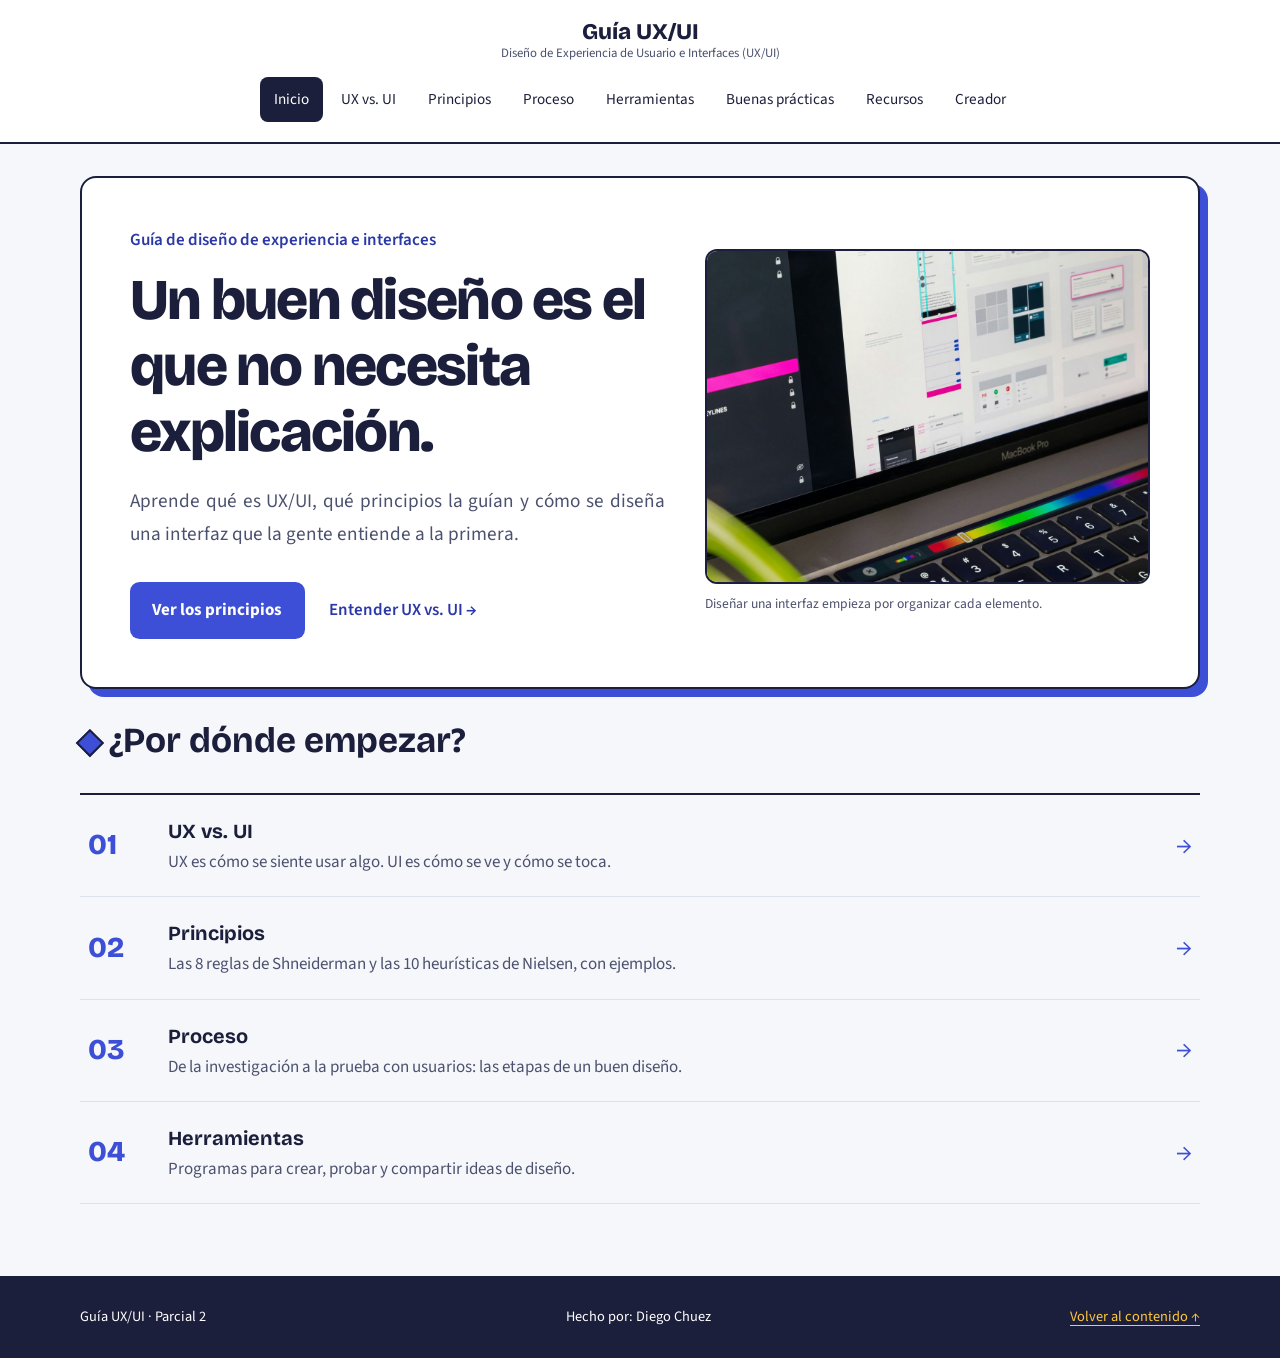
<file: index.html>
<!DOCTYPE html>
<html lang="es">
<head>
    <meta charset="UTF-8">
    <meta name="viewport" content="width=device-width, initial-scale=1.0">
    <meta name="description" content="Guía en español sobre diseño de experiencia de usuario e interfaces (UX/UI).">
    <title>Inicio | Guía UX/UI</title>
    <link rel="preconnect" href="https://fonts.googleapis.com">
    <link rel="preconnect" href="https://fonts.gstatic.com" crossorigin>
    <link href="https://fonts.googleapis.com/css2?family=Bricolage+Grotesque:wght@700;800&family=Source+Sans+3:wght@400;600&display=swap" rel="stylesheet">
    <link rel="stylesheet" href="css/estilos.css">
</head>
<body>
    <a class="skip-link" href="#contenido">Saltar al contenido</a>
    <header class="site-header">
        <div class="container header-layout">
            <a class="brand" href="index.html">Guía UX/UI<span class="brand-subtitle">Diseño de Experiencia de Usuario e Interfaces (UX/UI)</span></a>
            <nav aria-label="Navegación principal">
                <ul class="nav-list">
                    <li><a href="index.html" class="activo" aria-current="page">Inicio</a></li>
                    <li><a href="ux-ui.html">UX vs. UI</a></li>
                    <li><a href="principios.html">Principios</a></li>
                    <li><a href="proceso.html">Proceso</a></li>
                    <li><a href="herramientas.html">Herramientas</a></li>
                    <li><a href="practicas.html">Buenas prácticas</a></li>
                    <li><a href="recursos.html">Recursos</a></li>
                    <li><a href="creador.html">Creador</a></li>
                </ul>
            </nav>
        </div>
    </header>
    <main id="contenido" class="container" tabindex="-1">
        <section class="hero" aria-labelledby="hero-title">
            <div class="hero-copy">
                <p class="eyebrow">Guía de diseño de experiencia e interfaces</p>
                <h1 id="hero-title">Un buen diseño es el que no necesita explicación.</h1>
                <p class="lead">Aprende qué es UX/UI, qué principios la guían y cómo se diseña una interfaz que la gente entiende a la primera.</p>
                <div class="actions">
                    <a class="button" href="principios.html">Ver los principios</a>
                    <a class="text-link" href="ux-ui.html">Entender UX vs. UI →</a>
                </div>
            </div>
            <figure class="hero-image">
                <img src="img/ux.jpg" alt="Pantalla de una laptop con un programa de diseño de interfaces: a la izquierda el panel de capas y a la derecha pantallas y componentes de una aplicación móvil" width="2576" height="1449">
                <figcaption>Diseñar una interfaz empieza por organizar cada elemento.</figcaption>
            </figure>
        </section>

        <section class="section" aria-labelledby="explora-title">
            <div class="section-heading">
                <h2 id="explora-title">¿Por dónde empezar?</h2>
            </div>
    
             <ol class="indice">
                <li>
                    <a href="ux-ui.html">
                        <span class="indice-texto">
                            <span class="indice-titulo">UX vs. UI</span>
                            <span class="indice-desc">UX es cómo se siente usar algo. UI es cómo se ve y cómo se toca.</span>
                        </span>
                        <span class="indice-flecha" aria-hidden="true">→</span>
                    </a>
                </li>
                <li>
                    <a href="principios.html">
                        <span class="indice-texto">
                            <span class="indice-titulo">Principios</span>
                            <span class="indice-desc">Las 8 reglas de Shneiderman y las 10 heurísticas de Nielsen, con ejemplos.</span>
                        </span>
                        <span class="indice-flecha" aria-hidden="true">→</span>
                    </a>
                </li>
                <li>
                    <a href="proceso.html">
                        <span class="indice-texto">
                            <span class="indice-titulo">Proceso</span>
                            <span class="indice-desc">De la investigación a la prueba con usuarios: las etapas de un buen diseño.</span>
                        </span>
                        <span class="indice-flecha" aria-hidden="true">→</span>
                    </a>
                </li>
                <li>
                    <a href="herramientas.html">
                        <span class="indice-texto">
                            <span class="indice-titulo">Herramientas</span>
                            <span class="indice-desc">Programas para crear, probar y compartir ideas de diseño.</span>
                        </span>
                        <span class="indice-flecha" aria-hidden="true">→</span>
                    </a>
                </li>
            </ol>
        </section>
    </main>
    <footer class="site-footer">
        <div class="container footer-layout"><p>Guía UX/UI · Parcial 2</p><p>Hecho por: Diego Chuez</p><a href="#contenido">Volver al contenido ↑</a></div>
    </footer>
</body>
</html>
</file>
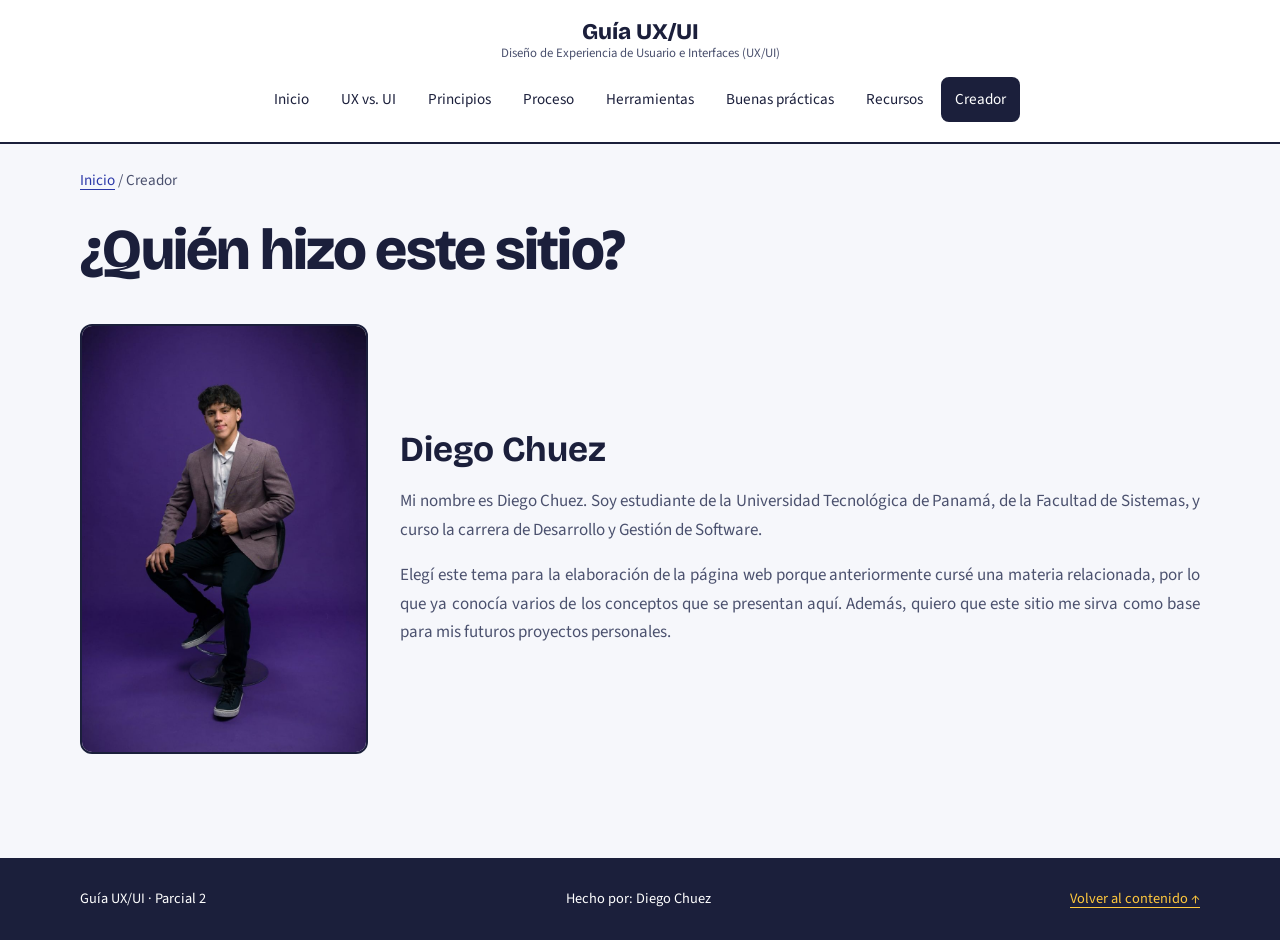
<file: creador.html>
<!DOCTYPE html>
<html lang="es">
<head>
    <meta charset="UTF-8">
    <meta name="viewport" content="width=device-width, initial-scale=1.0">
    <meta name="description" content="Conoce al creador de este sitio.">
    <title>Creador | Guía UX/UI</title>
    <link rel="preconnect" href="https://fonts.googleapis.com">
    <link rel="preconnect" href="https://fonts.gstatic.com" crossorigin>
    <link href="https://fonts.googleapis.com/css2?family=Bricolage+Grotesque:wght@700;800&family=Source+Sans+3:wght@400;600&display=swap" rel="stylesheet">
    <link rel="stylesheet" href="css/estilos.css">
</head>
<body>
    <a class="skip-link" href="#contenido">Saltar al contenido</a>
    <header class="site-header">
        <div class="container header-layout">
            <a class="brand" href="index.html">Guía UX/UI<span class="brand-subtitle">Diseño de Experiencia de Usuario e Interfaces (UX/UI)</span></a>
            <nav aria-label="Navegación principal">
                <ul class="nav-list">
                    <li><a href="index.html">Inicio</a></li>
                    <li><a href="ux-ui.html">UX vs. UI</a></li>
                    <li><a href="principios.html">Principios</a></li>
                    <li><a href="proceso.html">Proceso</a></li>
                    <li><a href="herramientas.html">Herramientas</a></li>
                    <li><a href="practicas.html">Buenas prácticas</a></li>
                    <li><a href="recursos.html">Recursos</a></li>
                    <li><a href="creador.html" class="activo" aria-current="page">Creador</a></li>
                </ul>
            </nav>
        </div>
    </header>
    <main id="contenido" class="container" tabindex="-1">
        <nav class="crumbs" aria-label="Ruta de navegación"><a href="index.html">Inicio</a> / <span>Creador</span></nav>
        <section class="page-intro" aria-labelledby="creador-title">
            <h1 id="creador-title">¿Quién hizo este sitio?</h1>
        </section>
        <section class="about" aria-labelledby="about-title">
            <figure class="about-photo">
                <img src="img/foto-creador.jpeg" width="320" height="320" alt="Diego Chuez">
            </figure>
            <div class="about-text">
                <h2 id="about-title">Diego Chuez</h2>
                <p>Mi nombre es Diego Chuez. Soy estudiante de la Universidad Tecnológica de Panamá, de la Facultad de Sistemas, y curso la carrera de Desarrollo y Gestión de Software.</p>
                <p>Elegí este tema para la elaboración de la página web porque anteriormente cursé una materia relacionada, por lo que ya conocía varios de los conceptos que se presentan aquí. Además, quiero que este sitio me sirva como base para mis futuros proyectos personales.</p>
            </div>
        </section>
    </main>
    <footer class="site-footer">
        <div class="container footer-layout"><p>Guía UX/UI · Parcial 2</p><p>Hecho por: Diego Chuez</p><a href="#contenido">Volver al contenido ↑</a></div>
    </footer>
</body>
</html>
</file>
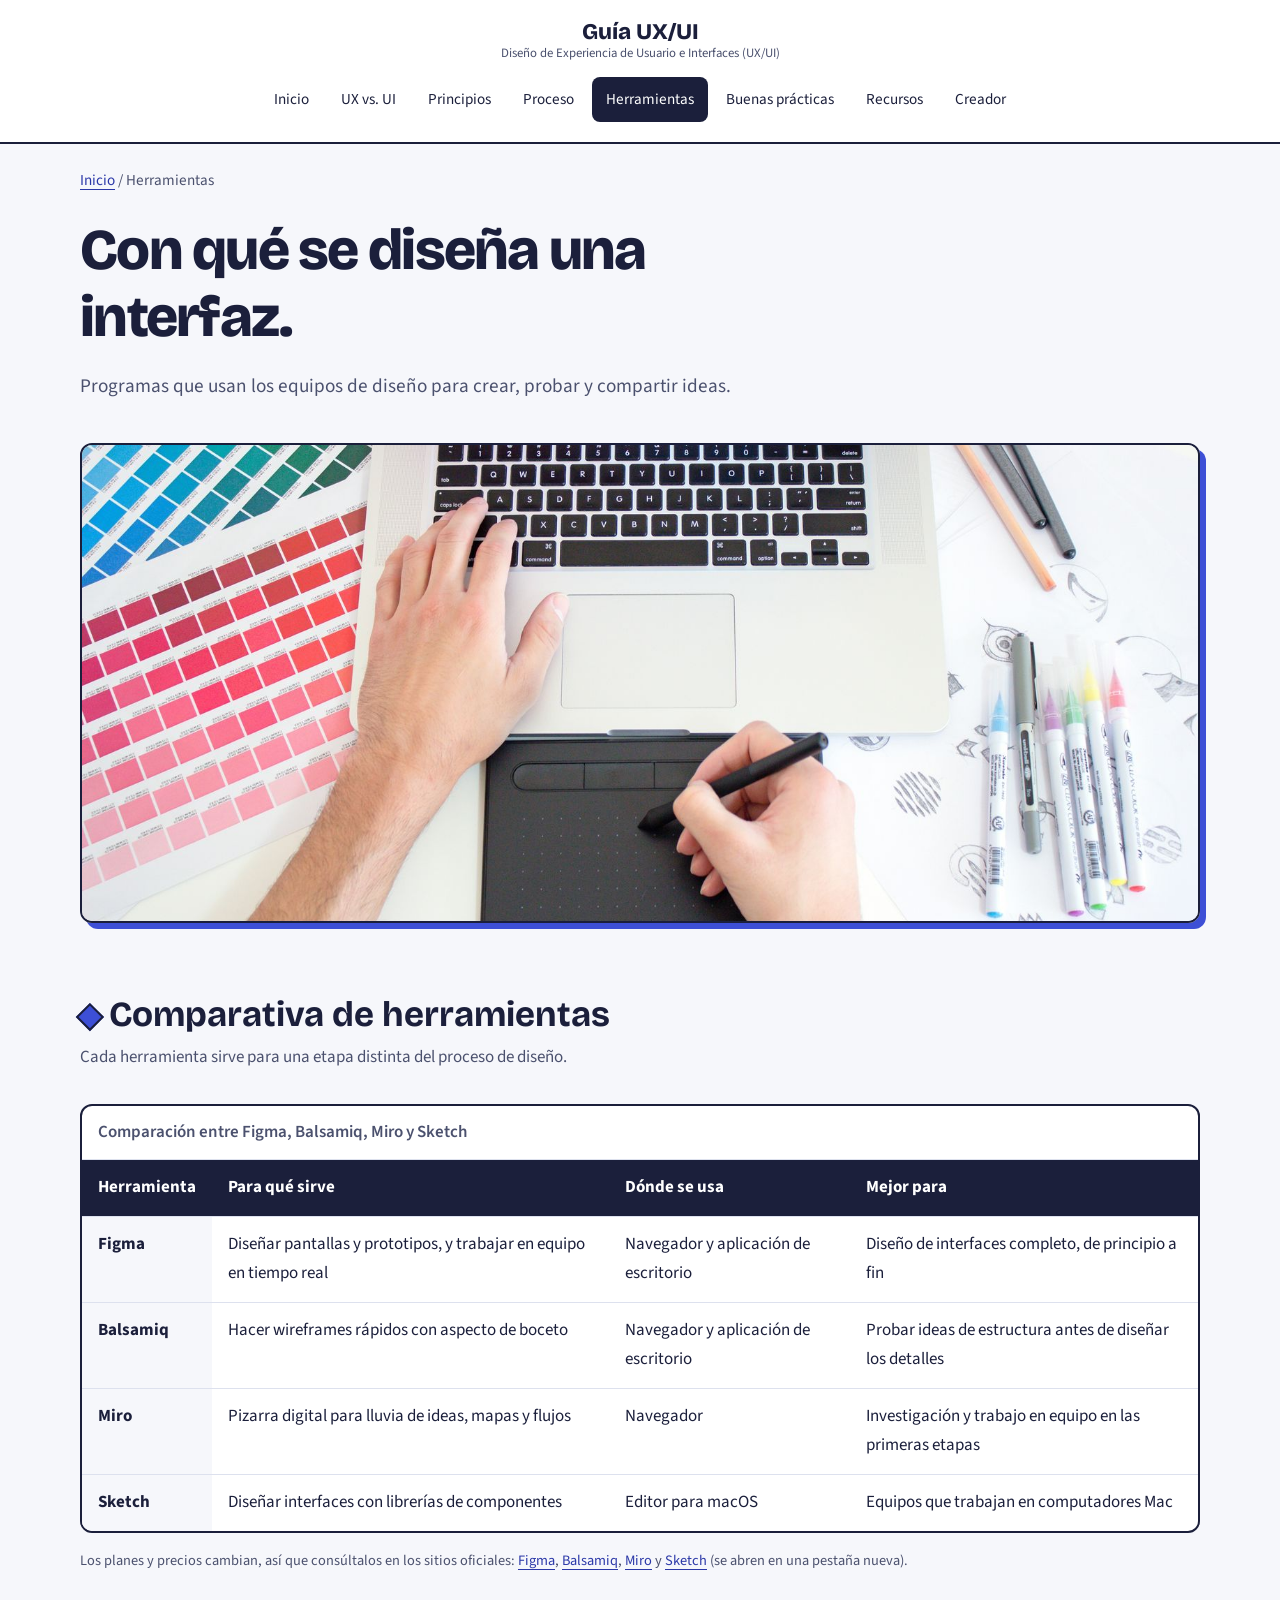
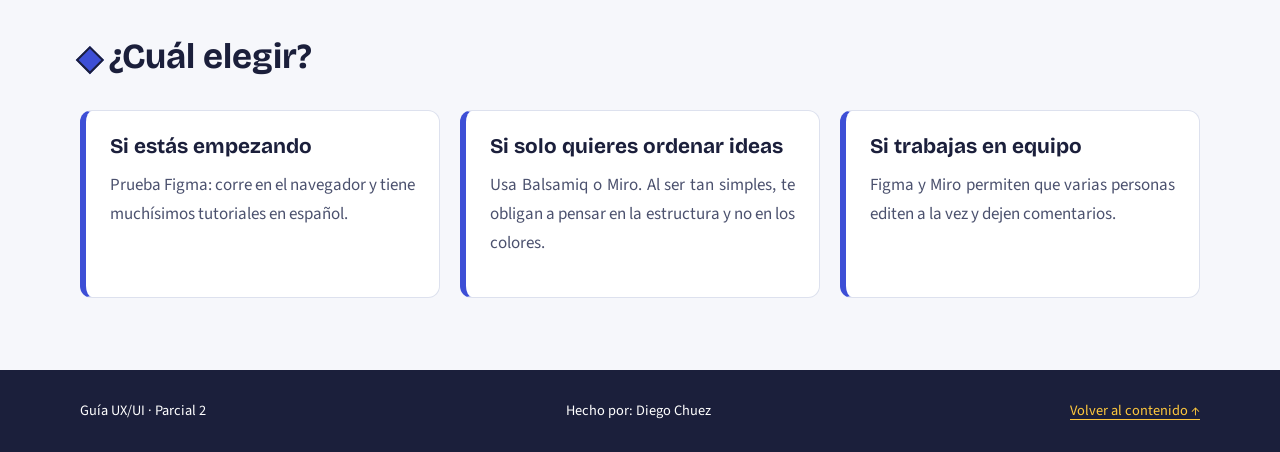
<file: herramientas.html>
<!DOCTYPE html>
<html lang="es">
<head>
    <meta charset="UTF-8">
    <meta name="viewport" content="width=device-width, initial-scale=1.0">
    <meta name="description" content="Herramientas de diseño UX/UI: Figma, Balsamiq, Miro y más.">
    <title>Herramientas | Guía UX/UI</title>
    <link rel="preconnect" href="https://fonts.googleapis.com">
    <link rel="preconnect" href="https://fonts.gstatic.com" crossorigin>
    <link href="https://fonts.googleapis.com/css2?family=Bricolage+Grotesque:wght@700;800&family=Source+Sans+3:wght@400;600&display=swap" rel="stylesheet">
    <link rel="stylesheet" href="css/estilos.css">
</head>
<body>
    <a class="skip-link" href="#contenido">Saltar al contenido</a>
    <header class="site-header">
        <div class="container header-layout">
            <a class="brand" href="index.html">Guía UX/UI<span class="brand-subtitle">Diseño de Experiencia de Usuario e Interfaces (UX/UI)</span></a>
            <nav aria-label="Navegación principal">
                <ul class="nav-list">
                    <li><a href="index.html">Inicio</a></li>
                    <li><a href="ux-ui.html">UX vs. UI</a></li>
                    <li><a href="principios.html">Principios</a></li>
                    <li><a href="proceso.html">Proceso</a></li>
                    <li><a href="herramientas.html" class="activo" aria-current="page">Herramientas</a></li>
                    <li><a href="practicas.html">Buenas prácticas</a></li>
                    <li><a href="recursos.html">Recursos</a></li>
                    <li><a href="creador.html">Creador</a></li>
                </ul>
            </nav>
        </div>
    </header>
    <main id="contenido" class="container" tabindex="-1">
        <nav class="crumbs" aria-label="Ruta de navegación"><a href="index.html">Inicio</a> / <span>Herramientas</span></nav>
        <section class="page-intro" aria-labelledby="herramientas-title">
            <h1 id="herramientas-title">Con qué se diseña una interfaz.</h1>
            <p class="lead">Programas que usan los equipos de diseño para crear, probar y compartir ideas.</p>
        </section>
          <figure class="page-image">
            <img src="img/herramientas.jpg" alt="Se utiliza un panel y una computadora de manera simultánea" width="1200" height="514">
        </figure>
        <section class="section" aria-labelledby="comparativa-title">
            <div class="section-heading">
                <h2 id="comparativa-title">Comparativa de herramientas</h2>
                <p>Cada herramienta sirve para una etapa distinta del proceso de diseño.</p>
            </div>
            <div class="tabla-wrap">
                <table>
                    <caption>Comparación entre Figma, Balsamiq, Miro y Sketch</caption>
                    <thead>
                        <tr>
                            <th scope="col">Herramienta</th>
                            <th scope="col">Para qué sirve</th>
                            <th scope="col">Dónde se usa</th>
                            <th scope="col">Mejor para</th>
                        </tr>
                    </thead>
                    <tbody>
                        <tr>
                            <th scope="row">Figma</th>
                            <td>Diseñar pantallas y prototipos, y trabajar en equipo en tiempo real</td>
                            <td>Navegador y aplicación de escritorio</td>
                            <td>Diseño de interfaces completo, de principio a fin</td>
                        </tr>
                        <tr>
                            <th scope="row">Balsamiq</th>
                            <td>Hacer wireframes rápidos con aspecto de boceto</td>
                            <td>Navegador y aplicación de escritorio</td>
                            <td>Probar ideas de estructura antes de diseñar los detalles</td>
                        </tr>
                        <tr>
                            <th scope="row">Miro</th>
                            <td>Pizarra digital para lluvia de ideas, mapas y flujos</td>
                            <td>Navegador</td>
                            <td>Investigación y trabajo en equipo en las primeras etapas</td>
                        </tr>
                        <tr>
                            <th scope="row">Sketch</th>
                            <td>Diseñar interfaces con librerías de componentes</td>
                            <td>Editor para macOS</td>
                            <td>Equipos que trabajan en computadores Mac</td>
                        </tr>
                    </tbody>
                </table>
            </div>
            <p class="tabla-nota">Los planes y precios cambian, así que consúltalos en los sitios oficiales:
                <a href="https://www.figma.com" target="_blank" rel="noopener">Figma</a>,
                <a href="https://balsamiq.com" target="_blank" rel="noopener">Balsamiq</a>,
                <a href="https://miro.com" target="_blank" rel="noopener">Miro</a> y
                <a href="https://www.sketch.com" target="_blank" rel="noopener">Sketch</a>
                (se abren en una pestaña nueva).</p>
        </section>

        <section class="section" aria-labelledby="elegir-title">
            <div class="section-heading">
                <h2 id="elegir-title">¿Cuál elegir?</h2>
            </div>
            <div class="card-list">
                <article class="card">
                    <h3>Si estás empezando</h3>
                    <p>Prueba Figma: corre en el navegador y tiene muchísimos tutoriales en español.</p>
                </article>
                <article class="card">
                    <h3>Si solo quieres ordenar ideas</h3>
                    <p>Usa Balsamiq o Miro. Al ser tan simples, te obligan a pensar en la estructura y no en los colores.</p>
                </article>
                <article class="card">
                    <h3>Si trabajas en equipo</h3>
                    <p>Figma y Miro permiten que varias personas editen a la vez y dejen comentarios.</p>
                </article>
            </div>
        </section>
    </main>
    <footer class="site-footer">
        <div class="container footer-layout"><p>Guía UX/UI · Parcial 2</p><p>Hecho por: Diego Chuez</p><a href="#contenido">Volver al contenido ↑</a></div>
    </footer>
</body>
</html>
</file>
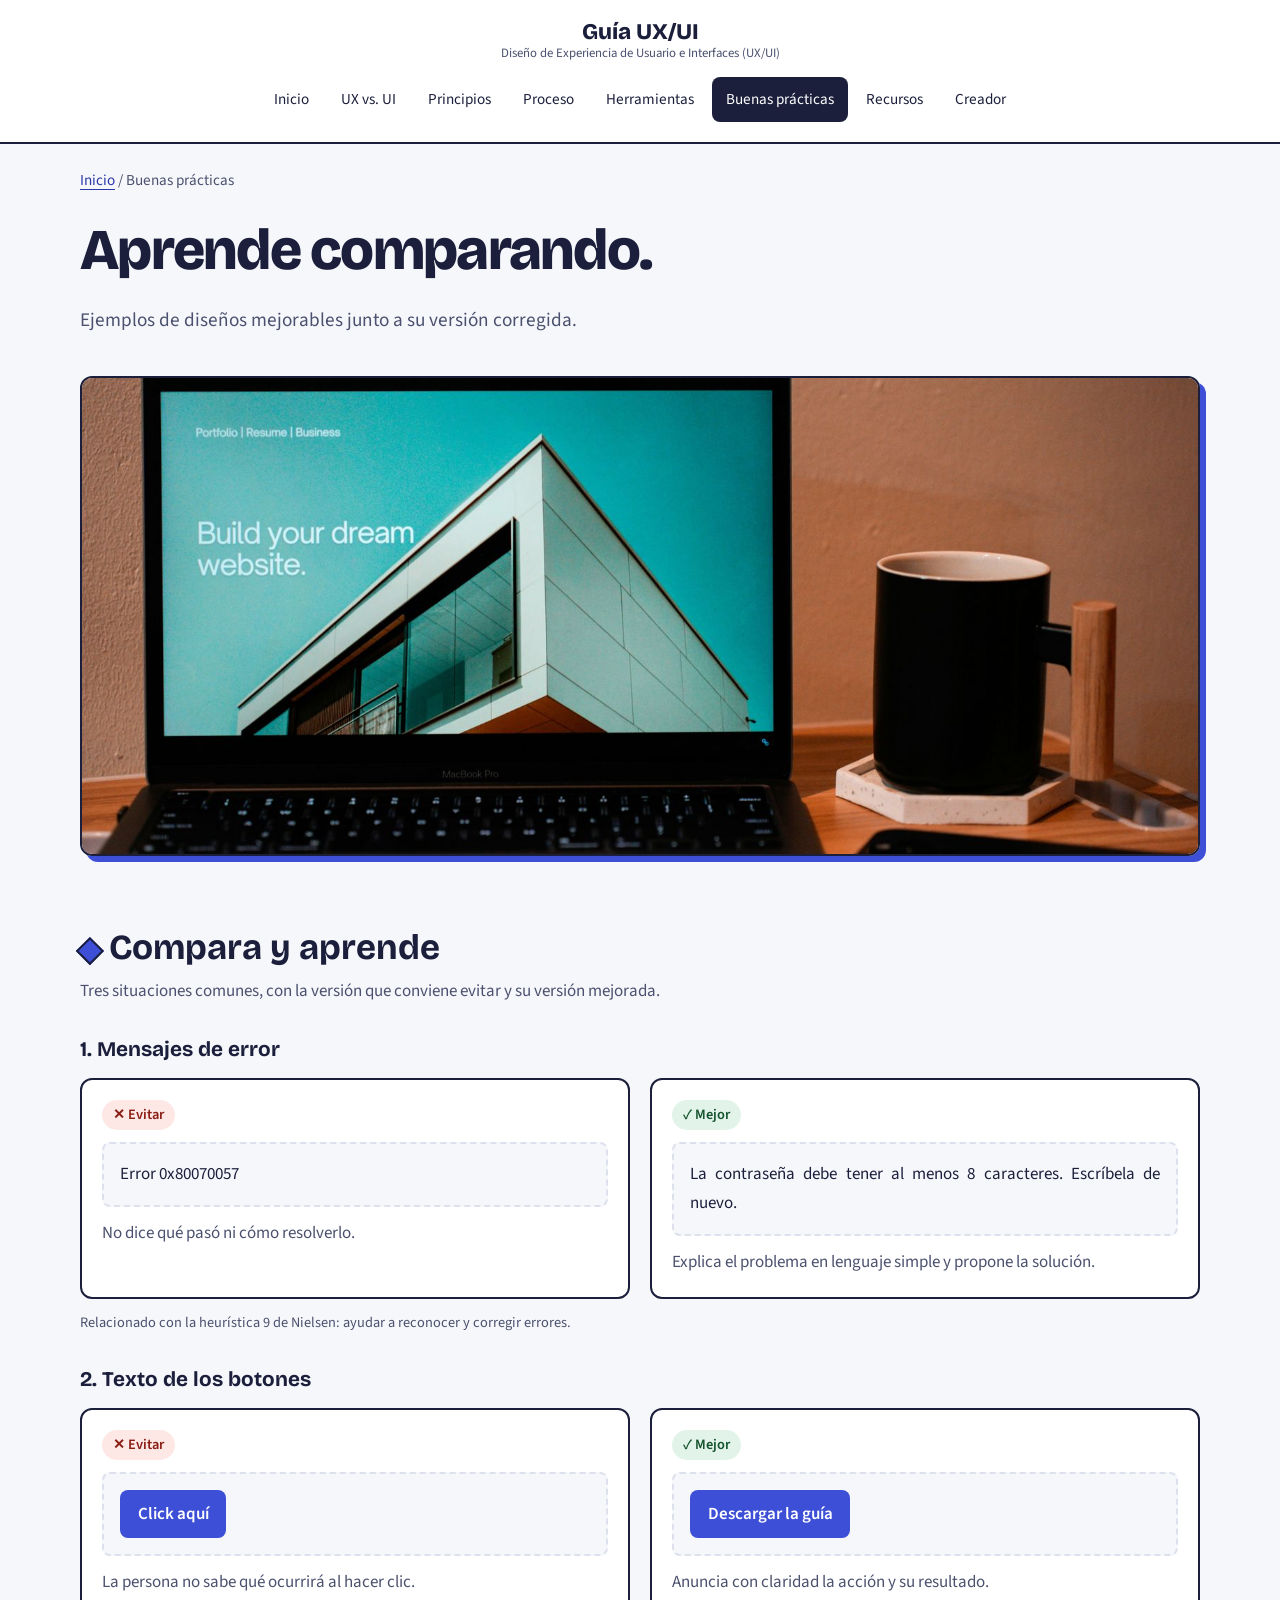
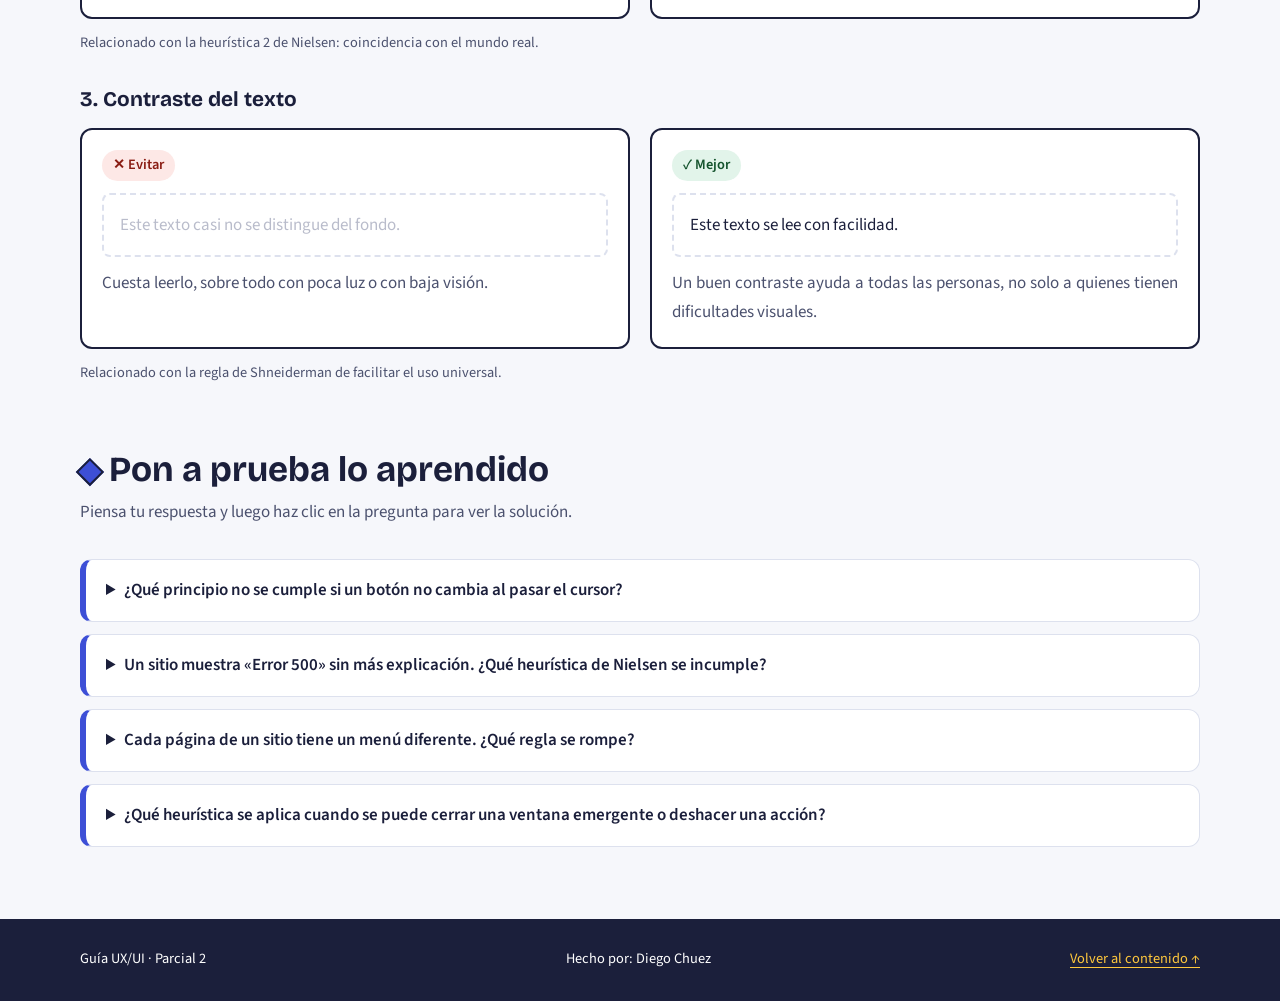
<file: practicas.html>
<!DOCTYPE html>
<html lang="es">
<head>
    <meta charset="UTF-8">
    <meta name="viewport" content="width=device-width, initial-scale=1.0">
    <meta name="description" content="Buenas y malas prácticas de diseño de interfaces.">
    <title>Buenas prácticas | Guía UX/UI</title>
    <link rel="preconnect" href="https://fonts.googleapis.com">
    <link rel="preconnect" href="https://fonts.gstatic.com" crossorigin>
    <link href="https://fonts.googleapis.com/css2?family=Bricolage+Grotesque:wght@700;800&family=Source+Sans+3:wght@400;600&display=swap" rel="stylesheet">
    <link rel="stylesheet" href="css/estilos.css">
</head>
<body>
    <a class="skip-link" href="#contenido">Saltar al contenido</a>
    <header class="site-header">
        <div class="container header-layout">
            <a class="brand" href="index.html">Guía UX/UI<span class="brand-subtitle">Diseño de Experiencia de Usuario e Interfaces (UX/UI)</span></a>
            <nav aria-label="Navegación principal">
                <ul class="nav-list">
                    <li><a href="index.html">Inicio</a></li>
                    <li><a href="ux-ui.html">UX vs. UI</a></li>
                    <li><a href="principios.html">Principios</a></li>
                    <li><a href="proceso.html">Proceso</a></li>
                    <li><a href="herramientas.html">Herramientas</a></li>
                    <li><a href="practicas.html" class="activo" aria-current="page">Buenas prácticas</a></li>
                    <li><a href="recursos.html">Recursos</a></li>
                    <li><a href="creador.html">Creador</a></li>
                </ul>
            </nav>
        </div>
    </header>
    <main id="contenido" class="container" tabindex="-1">
        <nav class="crumbs" aria-label="Ruta de navegación"><a href="index.html">Inicio</a> / <span>Buenas prácticas</span></nav>
        <section class="page-intro" aria-labelledby="practicas-title">
            <h1 id="practicas-title">Aprende comparando.</h1>
            <p class="lead">Ejemplos de diseños mejorables junto a su versión corregida.</p>
        </section>
          <figure class="page-image">
            <img src="img/practicas.jpg" alt="Un pequeño area de trabajo. " width="1200" height="514">
        </figure>
          <section class="section" aria-labelledby="comparar-title">
            <div class="section-heading">
                <h2 id="comparar-title">Compara y aprende</h2>
                <p>Tres situaciones comunes, con la versión que conviene evitar y su versión mejorada.</p>
            </div>

            <h3 class="comparacion-titulo">1. Mensajes de error</h3>
            <div class="comparacion">
                <article class="ejemplo">
                    <p class="etiqueta etiqueta-mal">✕ Evitar</p>
                    <p class="demo">Error 0x80070057</p>
                    <p>No dice qué pasó ni cómo resolverlo.</p>
                </article>
                <article class="ejemplo">
                    <p class="etiqueta etiqueta-bien">✓ Mejor</p>
                    <p class="demo">La contraseña debe tener al menos 8 caracteres. Escríbela de nuevo.</p>
                    <p>Explica el problema en lenguaje simple y propone la solución.</p>
                </article>
            </div>
            <p class="comparacion-nota">Relacionado con la heurística 9 de Nielsen: ayudar a reconocer y corregir errores.</p>

            <h3 class="comparacion-titulo">2. Texto de los botones</h3>
            <div class="comparacion">
                <article class="ejemplo">
                    <p class="etiqueta etiqueta-mal">✕ Evitar</p>
                    <p class="demo"><span class="demo-boton">Click aquí</span></p>
                    <p>La persona no sabe qué ocurrirá al hacer clic.</p>
                </article>
                <article class="ejemplo">
                    <p class="etiqueta etiqueta-bien">✓ Mejor</p>
                    <p class="demo"><span class="demo-boton">Descargar la guía</span></p>
                    <p>Anuncia con claridad la acción y su resultado.</p>
                </article>
            </div>
            <p class="comparacion-nota">Relacionado con la heurística 2 de Nielsen: coincidencia con el mundo real.</p>

            <h3 class="comparacion-titulo">3. Contraste del texto</h3>
            <div class="comparacion">
                <article class="ejemplo">
                    <p class="etiqueta etiqueta-mal">✕ Evitar</p>
                    <p class="demo demo-contraste-mal">Este texto casi no se distingue del fondo.</p>
                    <p>Cuesta leerlo, sobre todo con poca luz o con baja visión.</p>
                </article>
                <article class="ejemplo">
                    <p class="etiqueta etiqueta-bien">✓ Mejor</p>
                    <p class="demo demo-contraste-bien">Este texto se lee con facilidad.</p>
                    <p>Un buen contraste ayuda a todas las personas, no solo a quienes tienen dificultades visuales.</p>
                </article>
            </div>
            <p class="comparacion-nota">Relacionado con la regla de Shneiderman de facilitar el uso universal.</p>
        </section>

        <section class="section" aria-labelledby="repaso-title">
            <div class="section-heading">
                <h2 id="repaso-title">Pon a prueba lo aprendido</h2>
                <p>Piensa tu respuesta y luego haz clic en la pregunta para ver la solución.</p>
            </div>
            <div class="repaso">
                <details>
                    <summary>¿Qué principio no se cumple si un botón no cambia al pasar el cursor?</summary>
                    <p>La retroalimentación informativa de Shneiderman, que coincide con la visibilidad del estado del sistema de Nielsen: la persona no recibe señal de que su acción fue detectada.</p>
                </details>
                <details>
                    <summary>Un sitio muestra «Error 500» sin más explicación. ¿Qué heurística de Nielsen se incumple?</summary>
                    <p>La número 9: ayudar a reconocer, diagnosticar y corregir errores. El mensaje debe usar lenguaje claro e indicar cómo solucionarlo.</p>
                </details>
                <details>
                    <summary>Cada página de un sitio tiene un menú diferente. ¿Qué regla se rompe?</summary>
                    <p>La consistencia, tanto en las reglas de Shneiderman como en la heurística 4 de Nielsen (consistencia y estándares).</p>
                </details>
                <details>
                    <summary>¿Qué heurística se aplica cuando se puede cerrar una ventana emergente o deshacer una acción?</summary>
                    <p>La heurística 3 de Nielsen: control y libertad del usuario.</p>
                </details>
            </div>
        </section>
    </main>
    <footer class="site-footer">
        <div class="container footer-layout"><p>Guía UX/UI · Parcial 2</p><p>Hecho por: Diego Chuez</p><a href="#contenido">Volver al contenido ↑</a></div>
    </footer>
</body>
</html>
</file>
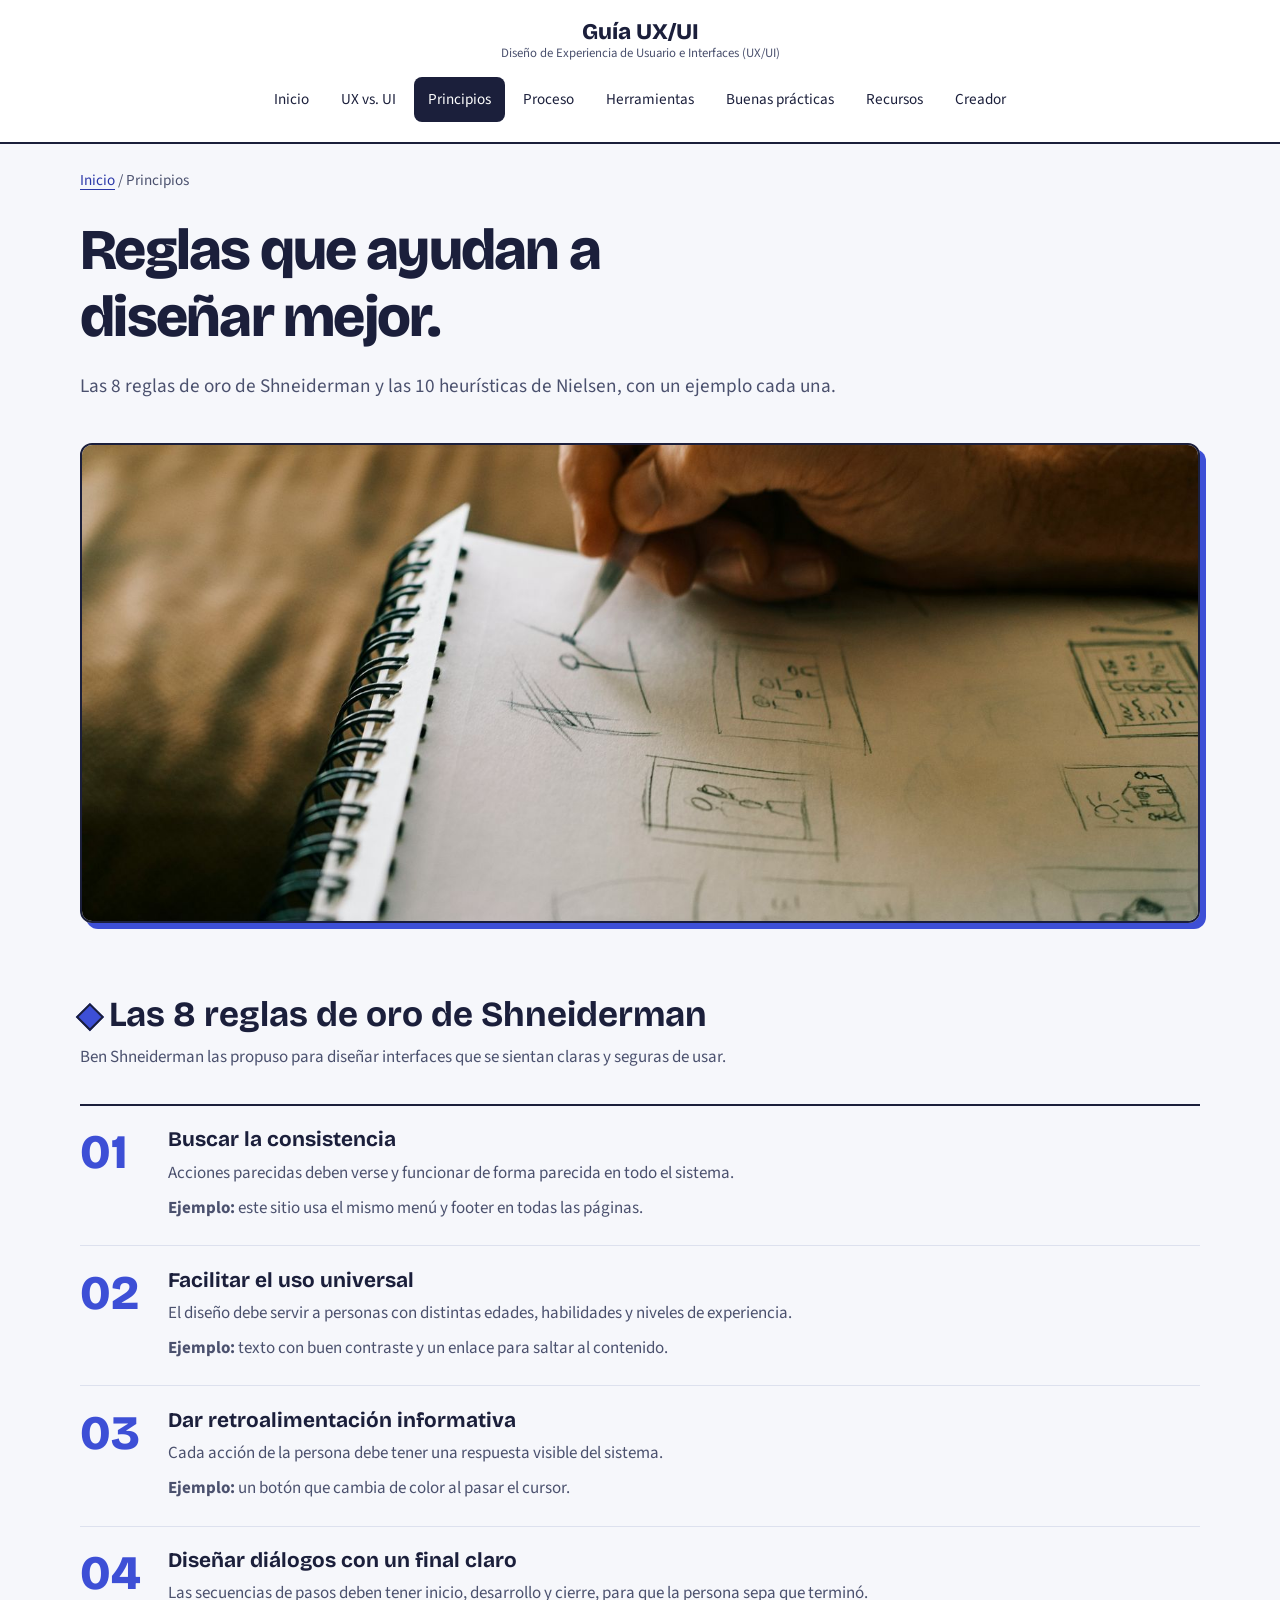
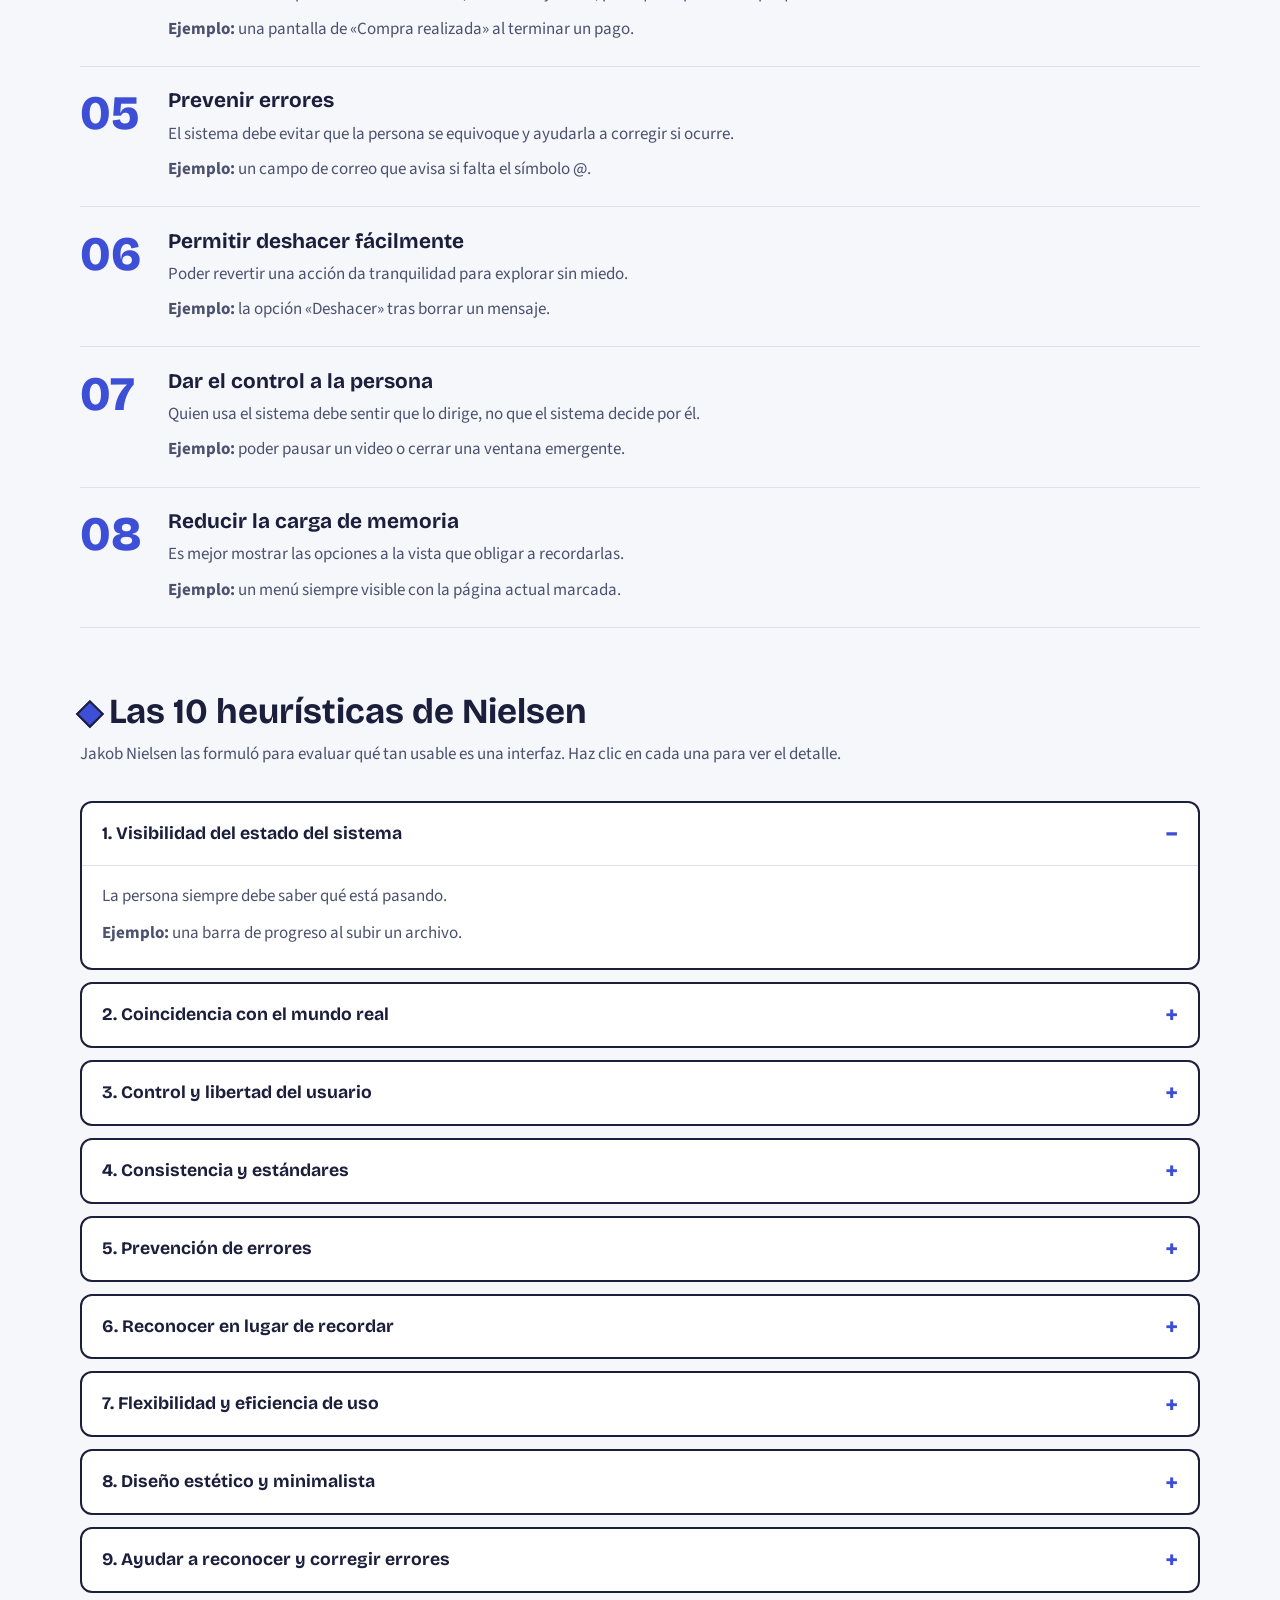
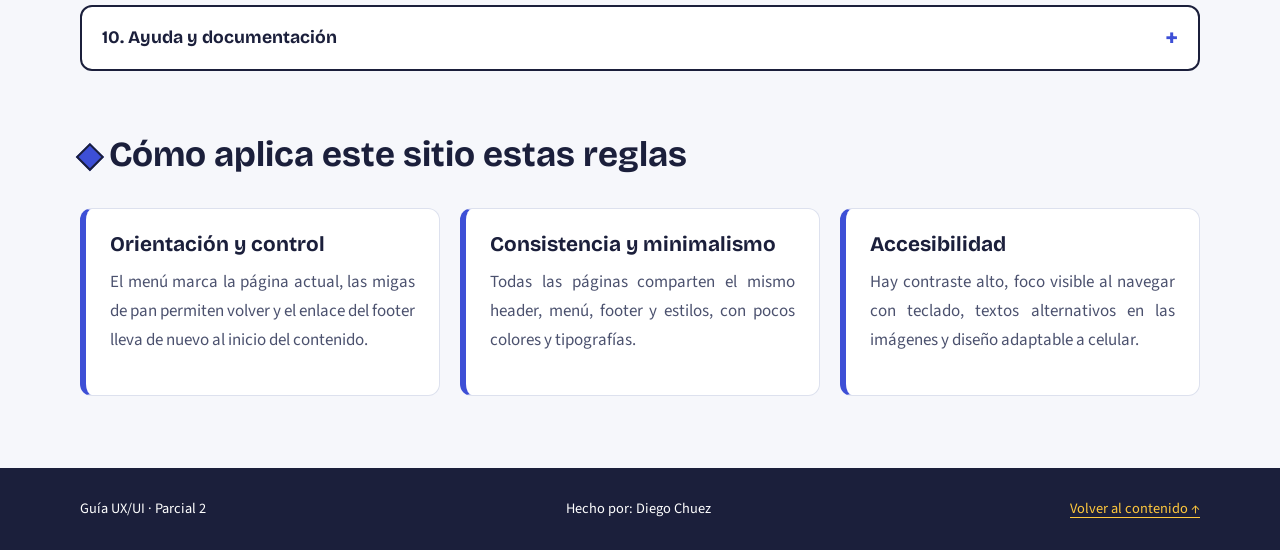
<file: principios.html>
<!DOCTYPE html>
<html lang="es">
<head>
    <meta charset="UTF-8">
    <meta name="viewport" content="width=device-width, initial-scale=1.0">
    <meta name="description" content="Conoce las reglas de Shneiderman y las heurísticas de Nielsen.">
    <title>Principios | Guía UX/UI</title>
    <link rel="preconnect" href="https://fonts.googleapis.com">
    <link rel="preconnect" href="https://fonts.gstatic.com" crossorigin>
    <link href="https://fonts.googleapis.com/css2?family=Bricolage+Grotesque:wght@700;800&family=Source+Sans+3:wght@400;600&display=swap" rel="stylesheet">
    <link rel="stylesheet" href="css/estilos.css">
</head>
<body>
    <a class="skip-link" href="#contenido">Saltar al contenido</a>
    <header class="site-header">
        <div class="container header-layout">
            <a class="brand" href="index.html">Guía UX/UI<span class="brand-subtitle">Diseño de Experiencia de Usuario e Interfaces (UX/UI)</span></a>
            <nav aria-label="Navegación principal">
                <ul class="nav-list">
                    <li><a href="index.html">Inicio</a></li>
                    <li><a href="ux-ui.html">UX vs. UI</a></li>
                    <li><a href="principios.html" class="activo" aria-current="page">Principios</a></li>
                    <li><a href="proceso.html">Proceso</a></li>
                    <li><a href="herramientas.html">Herramientas</a></li>
                    <li><a href="practicas.html">Buenas prácticas</a></li>
                    <li><a href="recursos.html">Recursos</a></li>
                    <li><a href="creador.html">Creador</a></li>
                </ul>
            </nav>
        </div>
    </header>
    <main id="contenido" class="container" tabindex="-1">
        <nav class="crumbs" aria-label="Ruta de navegación"><a href="index.html">Inicio</a> / <span>Principios</span></nav>
        <section class="page-intro" aria-labelledby="principios-title">
            <h1 id="principios-title">Reglas que ayudan a diseñar mejor.</h1>
            <p class="lead">Las 8 reglas de oro de Shneiderman y las 10 heurísticas de Nielsen, con un ejemplo cada una.</p>
        </section>
          <figure class="page-image">
            <img src="img/principios.jpg" alt="Pequeño cuaderno usado como herramienta para realizar pequeños bocetos. " width="1200" height="514">
        </figure>
         <section class="section" aria-labelledby="shneiderman-title">
            <div class="section-heading">
                <h2 id="shneiderman-title">Las 8 reglas de oro de Shneiderman</h2>
                <p>Ben Shneiderman las propuso para diseñar interfaces que se sientan claras y seguras de usar.</p>
            </div>
            <ol class="reglas">
                <li>
                    <div>
                        <h3>Buscar la consistencia</h3>
                        <p>Acciones parecidas deben verse y funcionar de forma parecida en todo el sistema.</p>
                        <p><strong>Ejemplo:</strong> este sitio usa el mismo menú y footer en todas las páginas.</p>
                    </div>
                </li>
                <li>
                    <div>
                        <h3>Facilitar el uso universal</h3>
                        <p>El diseño debe servir a personas con distintas edades, habilidades y niveles de experiencia.</p>
                        <p><strong>Ejemplo:</strong> texto con buen contraste y un enlace para saltar al contenido.</p>
                    </div>
                </li>
                <li>
                    <div>
                        <h3>Dar retroalimentación informativa</h3>
                        <p>Cada acción de la persona debe tener una respuesta visible del sistema.</p>
                        <p><strong>Ejemplo:</strong> un botón que cambia de color al pasar el cursor.</p>
                    </div>
                </li>
                <li>
                    <div>
                        <h3>Diseñar diálogos con un final claro</h3>
                        <p>Las secuencias de pasos deben tener inicio, desarrollo y cierre, para que la persona sepa que terminó.</p>
                        <p><strong>Ejemplo:</strong> una pantalla de «Compra realizada» al terminar un pago.</p>
                    </div>
                </li>
                <li>
                    <div>
                        <h3>Prevenir errores</h3>
                        <p>El sistema debe evitar que la persona se equivoque y ayudarla a corregir si ocurre.</p>
                        <p><strong>Ejemplo:</strong> un campo de correo que avisa si falta el símbolo @.</p>
                    </div>
                </li>
                <li>
                    <div>
                        <h3>Permitir deshacer fácilmente</h3>
                        <p>Poder revertir una acción da tranquilidad para explorar sin miedo.</p>
                        <p><strong>Ejemplo:</strong> la opción «Deshacer» tras borrar un mensaje.</p>
                    </div>
                </li>
                <li>
                    <div>
                        <h3>Dar el control a la persona</h3>
                        <p>Quien usa el sistema debe sentir que lo dirige, no que el sistema decide por él.</p>
                        <p><strong>Ejemplo:</strong> poder pausar un video o cerrar una ventana emergente.</p>
                    </div>
                </li>
                <li>
                    <div>
                        <h3>Reducir la carga de memoria</h3>
                        <p>Es mejor mostrar las opciones a la vista que obligar a recordarlas.</p>
                        <p><strong>Ejemplo:</strong> un menú siempre visible con la página actual marcada.</p>
                    </div>
                </li>
            </ol>
        </section>

        <section class="section" aria-labelledby="nielsen-title">
            <div class="section-heading">
                <h2 id="nielsen-title">Las 10 heurísticas de Nielsen</h2>
                <p>
                    Jakob Nielsen las formuló para evaluar qué tan usable es una interfaz. Haz clic en cada una para ver el detalle.
                </p>
            </div>
            <div class="acordeon">
                <details open>
                    <summary>1. Visibilidad del estado del sistema</summary>
                    <div class="detalle">
                        <p>La persona siempre debe saber qué está pasando.</p>
                        <p><strong>Ejemplo:</strong> una barra de progreso al subir un archivo.</p>
                    </div>
                </details>
                <details>
                    <summary>2. Coincidencia con el mundo real</summary>
                    <div class="detalle">
                        <p>El sistema debe hablar el lenguaje de quien lo usa, sin tecnicismos innecesarios.</p>
                        <p><strong>Ejemplo:</strong> un ícono de carrito para las compras.</p>
                    </div>
                </details>
                <details>
                    <summary>3. Control y libertad del usuario</summary>
                    <div class="detalle">
                        <p>Debe haber una salida clara cuando la persona se equivoca o cambia de opinión.</p>
                        <p><strong>Ejemplo:</strong> las migas de pan para volver a la página anterior.</p>
                    </div>
                </details>
                <details>
                    <summary>4. Consistencia y estándares</summary>
                    <div class="detalle">
                        <p>Lo que se parece debe comportarse igual, y se deben seguir las convenciones conocidas.</p>
                        <p><strong>Ejemplo:</strong> el logo siempre lleva a la página de inicio.</p>
                    </div>
                </details>
                <details>
                    <summary>5. Prevención de errores</summary>
                    <div class="detalle">
                        <p>Es mejor evitar el problema que mostrar un mensaje de error.</p>
                        <p><strong>Ejemplo:</strong> pedir confirmación antes de eliminar algo importante.</p>
                    </div>
                </details>
                <details>
                    <summary>6. Reconocer en lugar de recordar</summary>
                    <div class="detalle">
                        <p>Las opciones y la información deben estar visibles, para no cargar la memoria.</p>
                        <p><strong>Ejemplo:</strong> un buscador que sugiere búsquedas recientes.</p>
                    </div>
                </details>
                <details>
                    <summary>7. Flexibilidad y eficiencia de uso</summary>
                    <div class="detalle">
                        <p>El sistema debe servir tanto a principiantes como a personas expertas.</p>
                        <p><strong>Ejemplo:</strong> atajos de teclado como <kbd>Ctrl</kbd> + <kbd>C</kbd>.</p>
                    </div>
                </details>
                <details>
                    <summary>8. Diseño estético y minimalista</summary>
                    <div class="detalle">
                        <p>Cada elemento extra compite con lo importante, así que conviene mostrar solo lo necesario.</p>
                        <p><strong>Ejemplo:</strong> una página con pocos colores y mucho espacio libre.</p>
                    </div>
                </details>
                <details>
                    <summary>9. Ayudar a reconocer y corregir errores</summary>
                    <div class="detalle">
                        <p>Los mensajes de error deben explicar qué pasó y cómo solucionarlo, en lenguaje simple.</p>
                        <p><strong>Ejemplo:</strong> «La contraseña debe tener al menos 8 caracteres».</p>
                    </div>
                </details>
                <details>
                    <summary>10. Ayuda y documentación</summary>
                    <div class="detalle">
                        <p>Si hace falta ayuda, debe ser fácil de encontrar y de seguir.</p>
                        <p><strong>Ejemplo:</strong> una sección de preguntas frecuentes.</p>
                    </div>
                </details>
            </div>
        </section>
        
        <section class="section" aria-labelledby="ejemplo-title">
            <div class="section-heading">
                <h2 id="ejemplo-title">Cómo aplica este sitio estas reglas</h2>
            </div>
            <div class="card-list">
                <article class="card">
                    <h3>Orientación y control</h3>
                    <p>El menú marca la página actual, las migas de pan permiten volver y el enlace del footer lleva de nuevo al inicio del contenido.</p>
                </article>
                <article class="card">
                    <h3>Consistencia y minimalismo</h3>
                    <p>Todas las páginas comparten el mismo header, menú, footer y estilos, con pocos colores y tipografías.</p>
                </article>
                <article class="card">
                    <h3>Accesibilidad</h3>
                    <p>Hay contraste alto, foco visible al navegar con teclado, textos alternativos en las imágenes y diseño adaptable a celular.</p>
                </article>
            </div>
        </section>
    </main>
    <footer class="site-footer">
        <div class="container footer-layout"><p>Guía UX/UI · Parcial 2</p><p>Hecho por: Diego Chuez</p><a href="#contenido">Volver al contenido ↑</a></div>
    </footer>
</body>
</html>
</file>
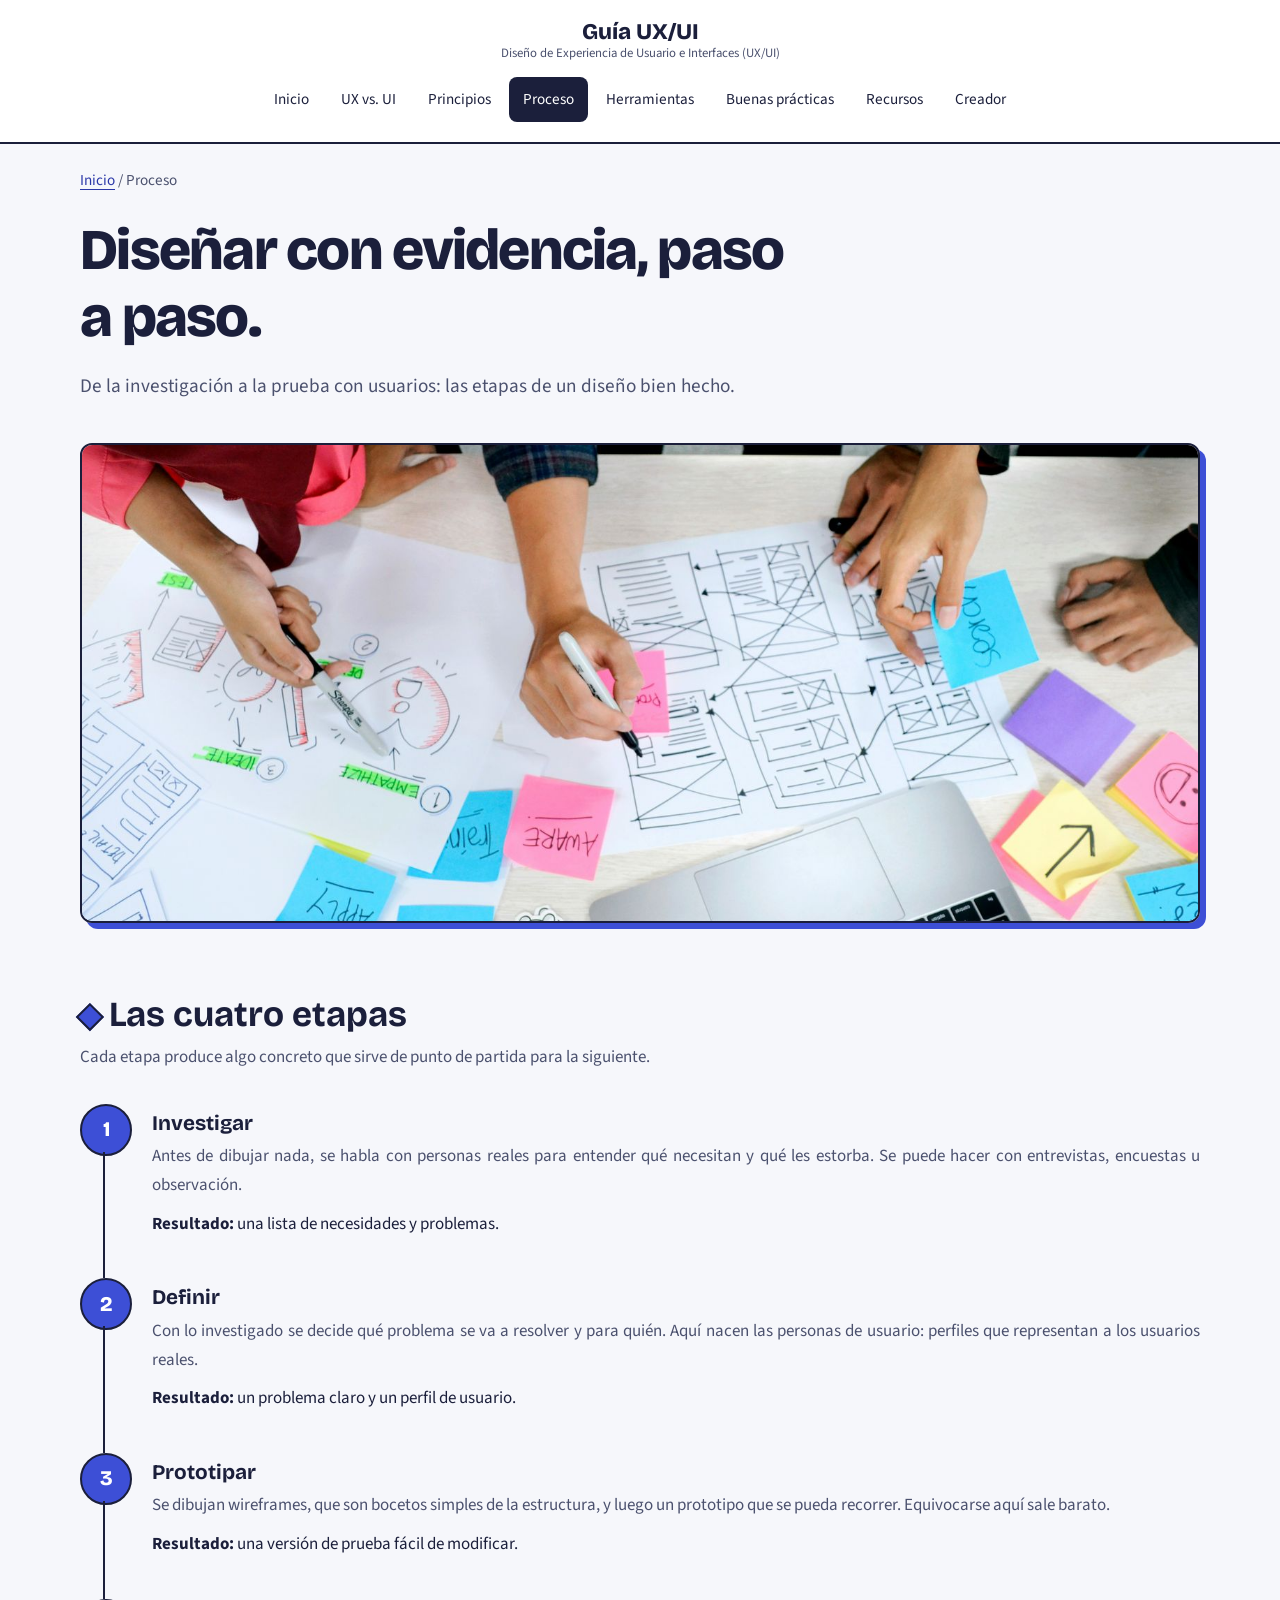
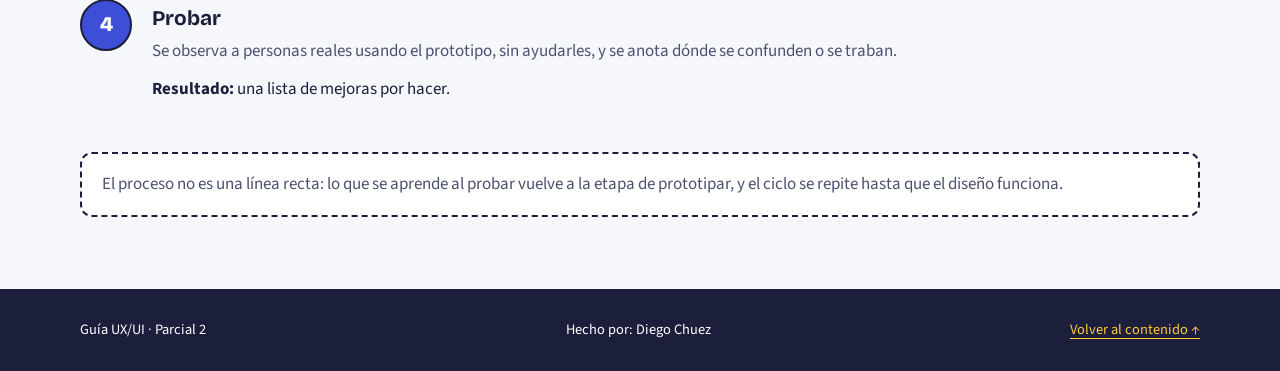
<file: proceso.html>
<!DOCTYPE html>
<html lang="es">
<head>
    <meta charset="UTF-8">
    <meta name="viewport" content="width=device-width, initial-scale=1.0">
    <meta name="description" content="Etapas del proceso de diseño UX/UI.">
    <title>Proceso | Guía UX/UI</title>
    <link rel="preconnect" href="https://fonts.googleapis.com">
    <link rel="preconnect" href="https://fonts.gstatic.com" crossorigin>
    <link href="https://fonts.googleapis.com/css2?family=Bricolage+Grotesque:wght@700;800&family=Source+Sans+3:wght@400;600&display=swap" rel="stylesheet">
    <link rel="stylesheet" href="css/estilos.css">
</head>
<body>
    <a class="skip-link" href="#contenido">Saltar al contenido</a>
    <header class="site-header">
        <div class="container header-layout">
            <a class="brand" href="index.html">Guía UX/UI<span class="brand-subtitle">Diseño de Experiencia de Usuario e Interfaces (UX/UI)</span></a>
            <nav aria-label="Navegación principal">
                <ul class="nav-list">
                    <li><a href="index.html">Inicio</a></li>
                    <li><a href="ux-ui.html">UX vs. UI</a></li>
                    <li><a href="principios.html">Principios</a></li>
                    <li><a href="proceso.html" class="activo" aria-current="page">Proceso</a></li>
                    <li><a href="herramientas.html">Herramientas</a></li>
                    <li><a href="practicas.html">Buenas prácticas</a></li>
                    <li><a href="recursos.html">Recursos</a></li>
                    <li><a href="creador.html">Creador</a></li>
                </ul>
            </nav>
        </div>
    </header>
    <main id="contenido" class="container" tabindex="-1">
        <nav class="crumbs" aria-label="Ruta de navegación"><a href="index.html">Inicio</a> / <span>Proceso</span></nav>
        <section class="page-intro" aria-labelledby="proceso-title">
            <h1 id="proceso-title">Diseñar con evidencia, paso a paso.</h1>
            <p class="lead">De la investigación a la prueba con usuarios: las etapas de un diseño bien hecho.</p>
        </section>
        <figure class="page-image">
            <img src="img/proceso.jpg" alt="Distintas personas están realizando una lluvia de ideas. " width="1200" height="514">
        </figure>
          <section class="section" aria-labelledby="etapas-title">
            <div class="section-heading">
                <h2 id="etapas-title">Las cuatro etapas</h2>
                <p>Cada etapa produce algo concreto que sirve de punto de partida para la siguiente.</p>
            </div>
            <ol class="linea-tiempo">
                <li>
                    <h3>Investigar</h3>
                    <p>Antes de dibujar nada, se habla con personas reales para entender qué necesitan y qué les estorba. Se puede hacer con entrevistas, encuestas u observación.</p>
                    <p class="resultado"><strong>Resultado:</strong> una lista de necesidades y problemas.</p>
                </li>
                <li>
                    <h3>Definir</h3>
                    <p>Con lo investigado se decide qué problema se va a resolver y para quién. Aquí nacen las personas de usuario: perfiles que representan a los usuarios reales.</p>
                    <p class="resultado"><strong>Resultado:</strong> un problema claro y un perfil de usuario.</p>
                </li>
                <li>
                    <h3>Prototipar</h3>
                    <p>Se dibujan wireframes, que son bocetos simples de la estructura, y luego un prototipo que se pueda recorrer. Equivocarse aquí sale barato.</p>
                    <p class="resultado"><strong>Resultado:</strong> una versión de prueba fácil de modificar.</p>
                </li>
                <li>
                    <h3>Probar</h3>
                    <p>Se observa a personas reales usando el prototipo, sin ayudarles, y se anota dónde se confunden o se traban.</p>
                    <p class="resultado"><strong>Resultado:</strong> una lista de mejoras por hacer.</p>
                </li>
            </ol>
            <p class="linea-tiempo-nota">El proceso no es una línea recta: lo que se aprende al probar vuelve a la etapa de prototipar, y el ciclo se repite hasta que el diseño funciona.</p>
        </section>
    </main>
    <footer class="site-footer">
        <div class="container footer-layout"><p>Guía UX/UI · Parcial 2</p><p>Hecho por: Diego Chuez</p><a href="#contenido">Volver al contenido ↑</a></div>
    </footer>
</body>
</html>
</file>
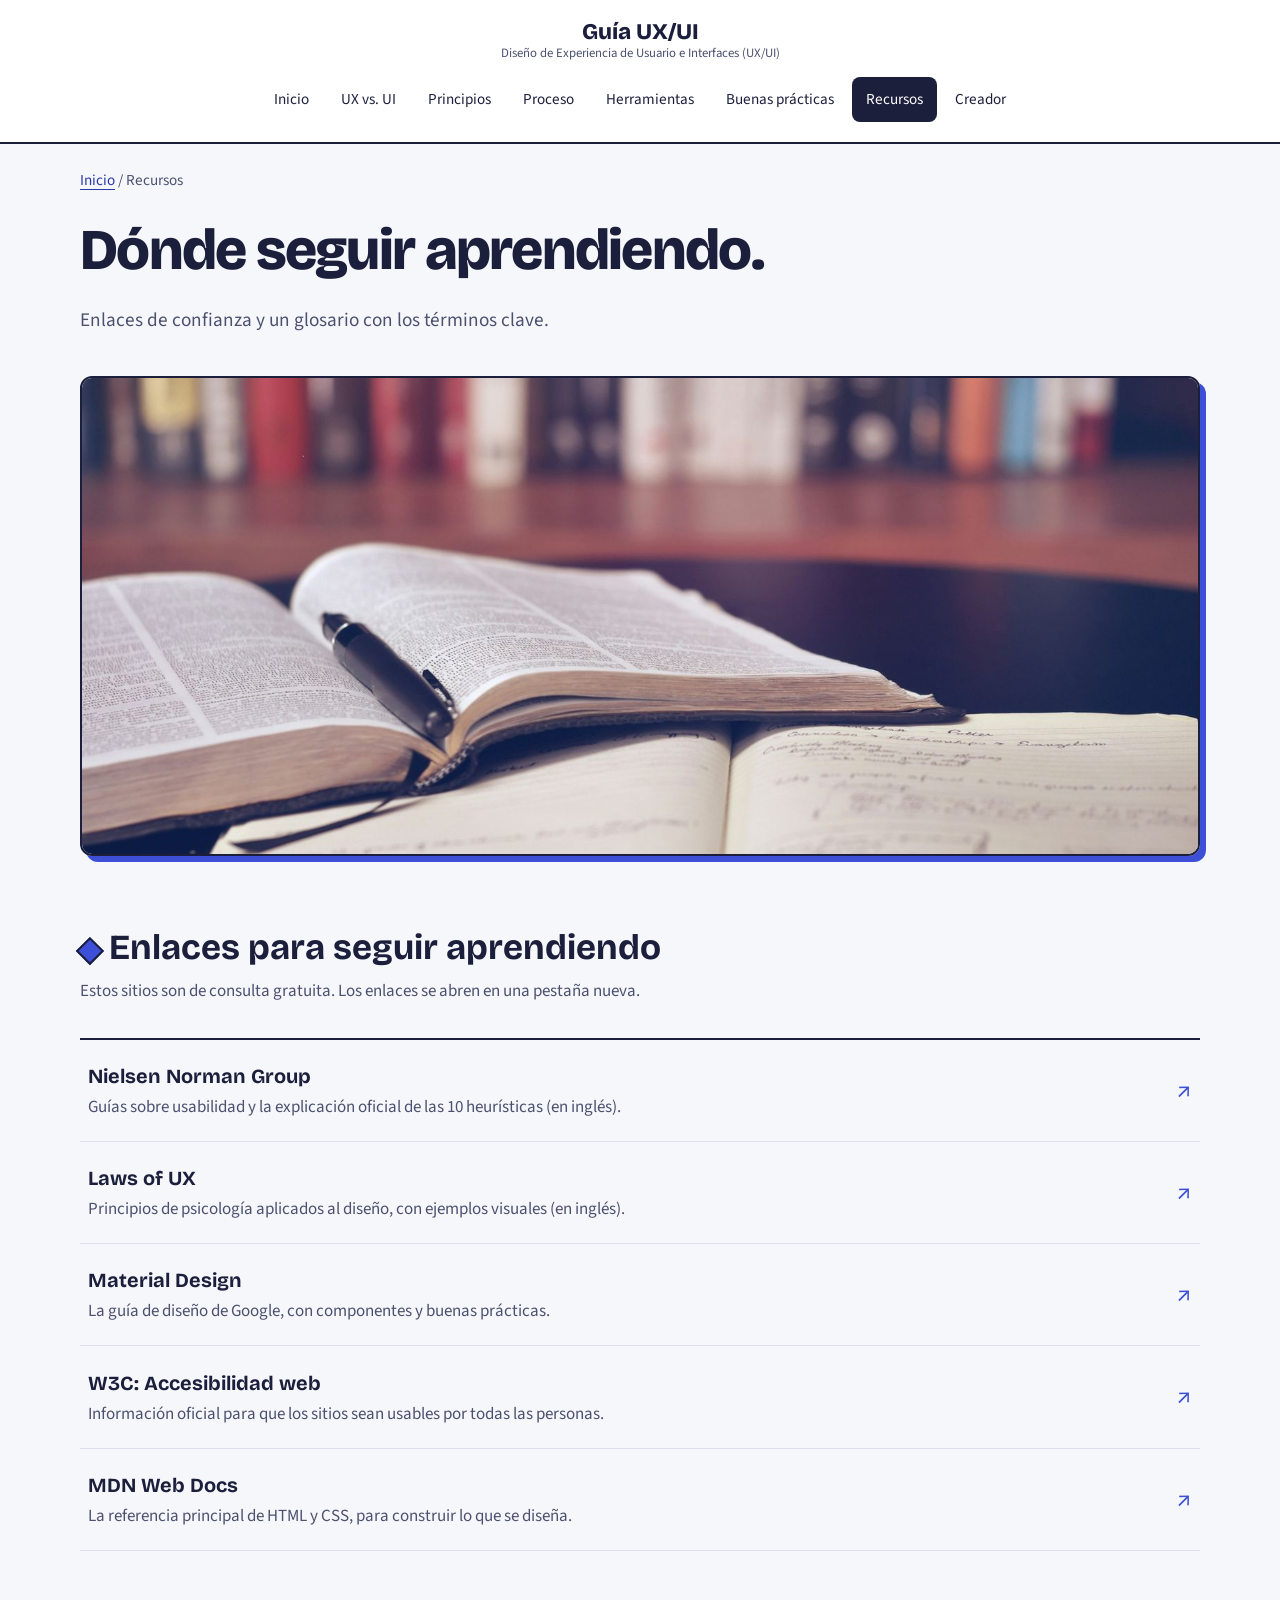
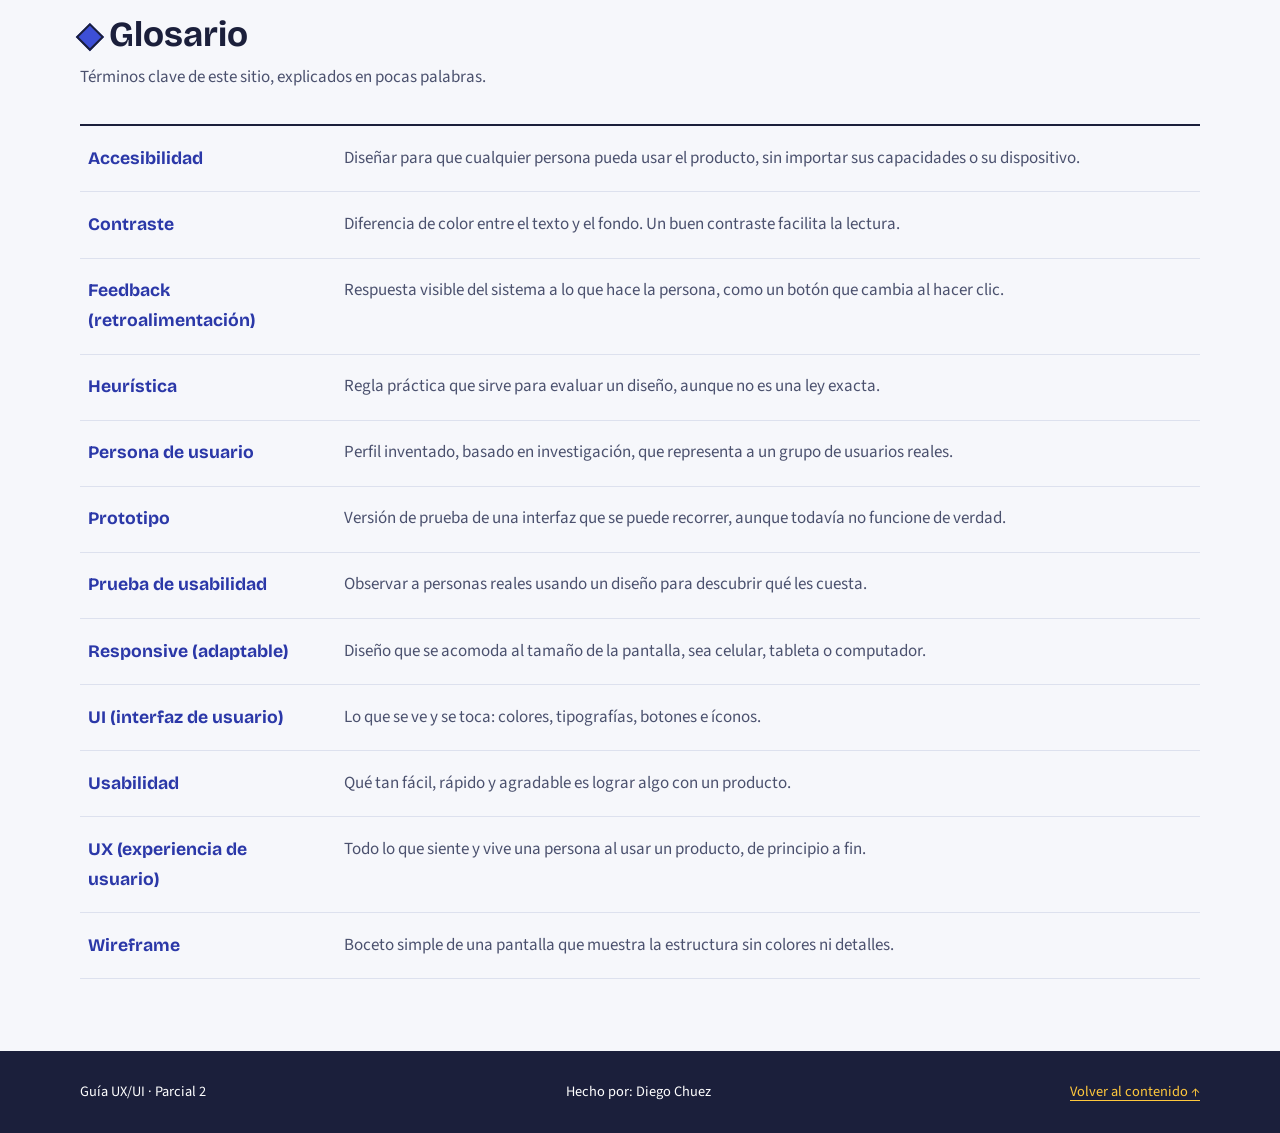
<file: recursos.html>
<!DOCTYPE html>
<html lang="es">
<head>
    <meta charset="UTF-8">
    <meta name="viewport" content="width=device-width, initial-scale=1.0">
    <meta name="description" content="Recursos y glosario de UX/UI.">
    <title>Recursos | Guía UX/UI</title>
    <link rel="preconnect" href="https://fonts.googleapis.com">
    <link rel="preconnect" href="https://fonts.gstatic.com" crossorigin>
    <link href="https://fonts.googleapis.com/css2?family=Bricolage+Grotesque:wght@700;800&family=Source+Sans+3:wght@400;600&display=swap" rel="stylesheet">
    <link rel="stylesheet" href="css/estilos.css">
</head>
<body>
    <a class="skip-link" href="#contenido">Saltar al contenido</a>
    <header class="site-header">
        <div class="container header-layout">
            <a class="brand" href="index.html">Guía UX/UI<span class="brand-subtitle">Diseño de Experiencia de Usuario e Interfaces (UX/UI)</span></a>
            <nav aria-label="Navegación principal">
                <ul class="nav-list">
                    <li><a href="index.html">Inicio</a></li>
                    <li><a href="ux-ui.html">UX vs. UI</a></li>
                    <li><a href="principios.html">Principios</a></li>
                    <li><a href="proceso.html">Proceso</a></li>
                    <li><a href="herramientas.html">Herramientas</a></li>
                    <li><a href="practicas.html">Buenas prácticas</a></li>
                    <li><a href="recursos.html" class="activo" aria-current="page">Recursos</a></li>
                    <li><a href="creador.html">Creador</a></li>
                </ul>
            </nav>
        </div>
    </header>
    <main id="contenido" class="container" tabindex="-1">
        <nav class="crumbs" aria-label="Ruta de navegación"><a href="index.html">Inicio</a> / <span>Recursos</span></nav>
        <section class="page-intro" aria-labelledby="recursos-title">
            <h1 id="recursos-title">Dónde seguir aprendiendo.</h1>
            <p class="lead">Enlaces de confianza y un glosario con los términos clave.</p>
        </section>
         <figure class="page-image">
            <img src="img/recursos.jpg" alt="Dos libros ubicados en una mesa. " width="1200" height="514">
        </figure>
       <section class="section" aria-labelledby="enlaces-title">
            <div class="section-heading">
                <h2 id="enlaces-title">Enlaces para seguir aprendiendo</h2>
                <p>Estos sitios son de consulta gratuita. Los enlaces se abren en una pestaña nueva.</p>
            </div>
             <ul class="indice indice-enlaces">
                <li>
                    <a href="https://www.nngroup.com/articles/ten-usability-heuristics/" target="_blank" rel="noopener">
                        <span class="indice-texto">
                            <span class="indice-titulo">Nielsen Norman Group</span>
                            <span class="indice-desc">Guías sobre usabilidad y la explicación oficial de las 10 heurísticas (en inglés).</span>
                        </span>
                        <span class="indice-flecha" aria-hidden="true">↗</span>
                    </a>
                </li>
                <li>
                    <a href="https://lawsofux.com" target="_blank" rel="noopener">
                        <span class="indice-texto">
                            <span class="indice-titulo">Laws of UX</span>
                            <span class="indice-desc">Principios de psicología aplicados al diseño, con ejemplos visuales (en inglés).</span>
                        </span>
                        <span class="indice-flecha" aria-hidden="true">↗</span>
                    </a>
                </li>
                <li>
                    <a href="https://m3.material.io" target="_blank" rel="noopener">
                        <span class="indice-texto">
                            <span class="indice-titulo">Material Design</span>
                            <span class="indice-desc">La guía de diseño de Google, con componentes y buenas prácticas.</span>
                        </span>
                        <span class="indice-flecha" aria-hidden="true">↗</span>
                    </a>
                </li>
                <li>
                    <a href="https://www.w3.org/WAI/" target="_blank" rel="noopener">
                        <span class="indice-texto">
                            <span class="indice-titulo">W3C: Accesibilidad web</span>
                            <span class="indice-desc">Información oficial para que los sitios sean usables por todas las personas.</span>
                        </span>
                        <span class="indice-flecha" aria-hidden="true">↗</span>
                    </a>
                </li>
                <li>
                    <a href="https://developer.mozilla.org/es/" target="_blank" rel="noopener">
                        <span class="indice-texto">
                            <span class="indice-titulo">MDN Web Docs</span>
                            <span class="indice-desc">La referencia principal de HTML y CSS, para construir lo que se diseña.</span>
                        </span>
                        <span class="indice-flecha" aria-hidden="true">↗</span>
                    </a>
                </li>
            </ul>
        </section>

        <section class="section" aria-labelledby="glosario-title">
            <div class="section-heading">
                <h2 id="glosario-title">Glosario</h2>
                <p>Términos clave de este sitio, explicados en pocas palabras.</p>
            </div>
            <dl class="glosario">
                <div>
                    <dt>Accesibilidad</dt>
                    <dd>Diseñar para que cualquier persona pueda usar el producto, sin importar sus capacidades o su dispositivo.</dd>
                </div>
                <div>
                    <dt>Contraste</dt>
                    <dd>Diferencia de color entre el texto y el fondo. Un buen contraste facilita la lectura.</dd>
                </div>
                <div>
                    <dt>Feedback (retroalimentación)</dt>
                    <dd>Respuesta visible del sistema a lo que hace la persona, como un botón que cambia al hacer clic.</dd>
                </div>
                <div>
                    <dt>Heurística</dt>
                    <dd>Regla práctica que sirve para evaluar un diseño, aunque no es una ley exacta.</dd>
                </div>
                <div>
                    <dt>Persona de usuario</dt>
                    <dd>Perfil inventado, basado en investigación, que representa a un grupo de usuarios reales.</dd>
                </div>
                <div>
                    <dt>Prototipo</dt>
                    <dd>Versión de prueba de una interfaz que se puede recorrer, aunque todavía no funcione de verdad.</dd>
                </div>
                <div>
                    <dt>Prueba de usabilidad</dt>
                    <dd>Observar a personas reales usando un diseño para descubrir qué les cuesta.</dd>
                </div>
                <div>
                    <dt>Responsive (adaptable)</dt>
                    <dd>Diseño que se acomoda al tamaño de la pantalla, sea celular, tableta o computador.</dd>
                </div>
                <div>
                    <dt>UI (interfaz de usuario)</dt>
                    <dd>Lo que se ve y se toca: colores, tipografías, botones e íconos.</dd>
                </div>
                <div>
                    <dt>Usabilidad</dt>
                    <dd>Qué tan fácil, rápido y agradable es lograr algo con un producto.</dd>
                </div>
                <div>
                    <dt>UX (experiencia de usuario)</dt>
                    <dd>Todo lo que siente y vive una persona al usar un producto, de principio a fin.</dd>
                </div>
                <div>
                    <dt>Wireframe</dt>
                    <dd>Boceto simple de una pantalla que muestra la estructura sin colores ni detalles.</dd>
                </div>
            </dl>
        </section>
    </main>
    <footer class="site-footer">
        <div class="container footer-layout"><p>Guía UX/UI · Parcial 2</p><p>Hecho por: Diego Chuez</p><a href="#contenido">Volver al contenido ↑</a></div>
    </footer>
</body>
</html>
</file>
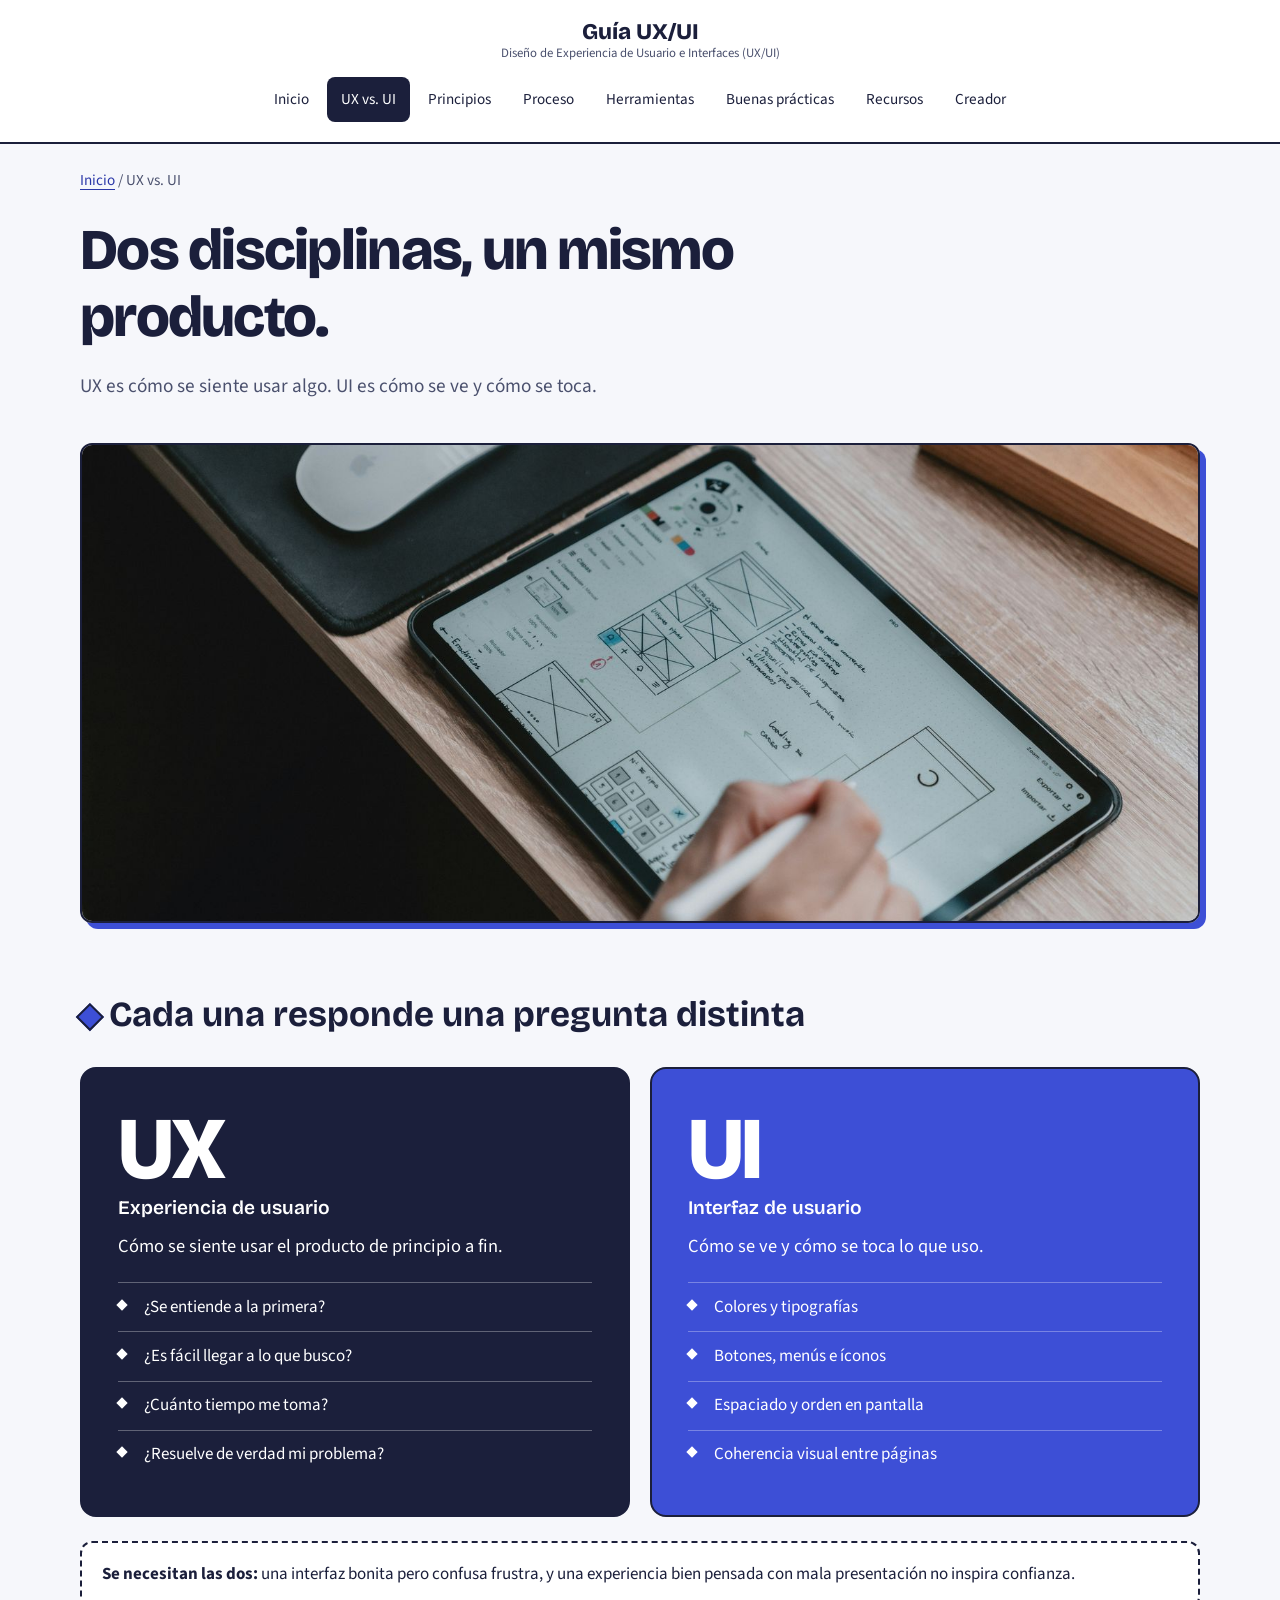
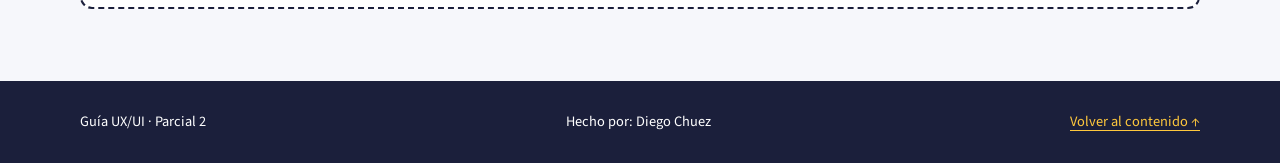
<file: ux-ui.html>
<!DOCTYPE html>
<html lang="es">
<head>
    <meta charset="UTF-8">
    <meta name="viewport" content="width=device-width, initial-scale=1.0">
    <meta name="description" content="Describe la diferencia entre UX y UI.">
    <title>UX vs. UI | Guía UX/UI</title>
    <link rel="preconnect" href="https://fonts.googleapis.com">
    <link rel="preconnect" href="https://fonts.gstatic.com" crossorigin>
    <link href="https://fonts.googleapis.com/css2?family=Bricolage+Grotesque:wght@700;800&family=Source+Sans+3:wght@400;600&display=swap" rel="stylesheet">
    <link rel="stylesheet" href="css/estilos.css">
</head>
<body>
    <a class="skip-link" href="#contenido">Saltar al contenido</a>
    <header class="site-header">
        <div class="container header-layout">
            <a class="brand" href="index.html">Guía UX/UI<span class="brand-subtitle">Diseño de Experiencia de Usuario e Interfaces (UX/UI)</span></a>
            <nav aria-label="Navegación principal">
                <ul class="nav-list">
                    <li><a href="index.html">Inicio</a></li>
                    <li><a href="ux-ui.html" class="activo" aria-current="page">UX vs. UI</a></li>
                    <li><a href="principios.html">Principios</a></li>
                    <li><a href="proceso.html">Proceso</a></li>
                    <li><a href="herramientas.html">Herramientas</a></li>
                    <li><a href="practicas.html">Buenas prácticas</a></li>
                    <li><a href="recursos.html">Recursos</a></li>
                    <li><a href="creador.html">Creador</a></li>
                </ul>
            </nav>
        </div>
    </header>
    <main id="contenido" class="container" tabindex="-1">
        <nav class="crumbs" aria-label="Ruta de navegación"><a href="index.html">Inicio</a> / <span>UX vs. UI</span></nav>
        <section class="page-intro" aria-labelledby="uxui-title">
            <h1 id="uxui-title">Dos disciplinas, un mismo producto.</h1>
            <p class="lead">UX es cómo se siente usar algo. UI es cómo se ve y cómo se toca.</p>
        </section>
         <figure class="page-image">
            <img src="img/ux-ui.jpg" alt="Uso de dispositivo para crear bocetos de una página web. " width="1200" height="514">
        </figure>
         <section class="section" aria-labelledby="paneles-title">
            <div class="section-heading">
                <h2 id="paneles-title">Cada una responde una pregunta distinta</h2>
            </div>
            <div class="paneles">
                <article class="panel panel-ux">
                    <h3><span class="sigla">UX</span> Experiencia de usuario</h3>
                    <p class="panel-resumen">Cómo se siente usar el producto de principio a fin.</p>
                    <ul>
                        <li>¿Se entiende a la primera?</li>
                        <li>¿Es fácil llegar a lo que busco?</li>
                        <li>¿Cuánto tiempo me toma?</li>
                        <li>¿Resuelve de verdad mi problema?</li>
                    </ul>
                </article>
                <article class="panel panel-ui">
                    <h3><span class="sigla">UI</span> Interfaz de usuario</h3>
                    <p class="panel-resumen">Cómo se ve y cómo se toca lo que uso.</p>
                    <ul>
                        <li>Colores y tipografías</li>
                        <li>Botones, menús e íconos</li>
                        <li>Espaciado y orden en pantalla</li>
                        <li>Coherencia visual entre páginas</li>
                    </ul>
                </article>
            </div>
            <p class="complemento"><strong>Se necesitan las dos:</strong> una interfaz bonita pero confusa frustra, y una experiencia bien pensada con mala presentación no inspira confianza.</p>
        </section>
    </main>
    <footer class="site-footer">
        <div class="container footer-layout"><p>Guía UX/UI · Parcial 2</p><p>Hecho por: Diego Chuez</p><a href="#contenido">Volver al contenido ↑</a></div>
    </footer>
</body>
</html>
</file>
<file: css/estilos.css>
:root {
    --fondo: #f6f7fb;
    --superficie: #ffffff;
    --texto: #1b1f3b;
    --texto-suave: #4b516e;
    --primario: #3d4fd6;
    --primario-oscuro: #2b38a8;
    --acento: #ffc83d;
    --borde: #dde1ee;
    --fuente-titulos: 'Bricolage Grotesque', 'Segoe UI', Arial, sans-serif;
    --fuente-texto: 'Source Sans 3', 'Segoe UI', Arial, sans-serif;
}
html {
    scroll-behavior: smooth;
}
html, body, header, nav, main, section, article, footer,
div, span, h1, h2, h3, p, a, ul, li, figure, figcaption, img {
    box-sizing: border-box;
}
body {
    margin: 0;
    background: var(--fondo);
    color: var(--texto);
    font-family: var(--fuente-texto);
    font-size: 1.0625rem;
    line-height: 1.7;
}
h1, h2, h3, p, figure {
    margin: 0;
}
h1, h2, h3 {
    font-family: var(--fuente-titulos);
    line-height: 1.15;
}
h1 {
    font-size: clamp(2.2rem, 5vw, 3.6rem);
    font-weight: 800;
    letter-spacing: -0.03em;
    max-width: 20ch;
}
h2 {
    font-size: clamp(1.5rem, 3vw, 2.2rem);
    font-weight: 700;
}
h3 {
    font-size: 1.3rem;
    font-weight: 700;
}
p {
    color: var(--texto-suave);
    max-width: 65ch;
}
main p,
main dd,
.indice-desc {
    text-align: justify;
    hyphens: auto;
}
a {
    color: var(--primario-oscuro);
    text-underline-offset: 0.25em;
}
a:hover {
    color: var(--texto);
}
a:focus-visible {
    outline: 3px solid var(--primario);
    outline-offset: 4px;
}
img {
    display: block;
    max-width: 100%;
    height: auto;
}
.container {
    width: min(70rem, calc(100% - 2rem));
    margin-inline: auto;
}
.skip-link {
    position: absolute;
    top: 0.5rem;
    left: 1rem;
    transform: translateY(-180%);
    background: var(--acento);
    color: var(--texto);
    padding: 0.75rem;
    z-index: 10;
}
.skip-link:focus {
    transform: translateY(0);
}
.site-header {
    background: var(--superficie);
    border-bottom: 2px solid var(--texto);
}
.header-layout {
    display: flex;
    flex-direction: column;
    justify-content: center;
    align-items: center;
    gap: 1rem;
    padding-block: 1.2rem;
}
.brand {
    display: flex;
    flex-direction: column;
    align-items: center;
    text-align: center;
    color: var(--texto);
    font-family: var(--fuente-titulos);
    font-size: 1.4rem;
    font-weight: 800;
    line-height: 1.2;
    text-decoration: none;
}
.brand-subtitle {
    color: var(--texto-suave);
    font-family: var(--fuente-texto);
    font-size: 0.8rem;
    font-weight: 400;
}
.nav-list {
    display: flex;
    flex-wrap: wrap;
    justify-content: center;
    gap: 0.3rem;
    padding: 0;
    margin: 0;
    list-style: none;
}
.nav-list a {
    display: block;
    padding: 0.6rem 0.85rem;
    border-radius: 0.5rem;
    color: var(--texto);
    font-size: 0.95rem;
    text-decoration: none;
    transition: background 0.15s;
}
.nav-list a:hover {
    background: var(--borde);
}
.nav-list .activo {
    background: var(--texto);
    color: #ffffff;
}
.section {
     padding-block: clamp(1.25rem, 3vw, 2rem);
}
.section-heading {
    margin-bottom: 2rem;
}
.eyebrow {
    color: var(--primario-oscuro);
    font-weight: 600;
    margin-bottom: 0.75rem;
}
.lead {
    font-size: 1.2rem;
    margin-top: 1.25rem;
}
.crumbs {
    padding-top: 1.5rem;
    font-size: 0.95rem;
    color: var(--texto-suave);
}
.page-intro {
    padding-block: 1.5rem 2.5rem;
}
.hero {
    display: flex;
    flex-direction: column;
    gap: 2.5rem;
    padding-block: clamp(3rem, 7vw, 6rem);
    align-items: flex-start;
}
.hero-copy {
    flex: 1;
    min-width: 0;
}
.actions {
    display: flex;
    flex-wrap: wrap;
    align-items: center;
    gap: 1.5rem;
    margin-top: 2rem;
}
.button {
    display: inline-flex;
    align-items: center;
    padding: 0.85rem 1.4rem;
    border-radius: 0.6rem;
    background: var(--primario);
    color: #ffffff;
    font-weight: 700;
    text-decoration: none;
    transition: background 0.15s;
}
.button:hover {
    background: var(--primario-oscuro);
    color: #ffffff;
}
.button:active {
    transform: translateY(1px);
}
.text-link {
    font-weight: 600;
    text-decoration: none;
}
.card-list {
    display: flex;
    flex-wrap: wrap;
    gap: 1.25rem;
    padding-bottom: 4rem;
}
.section .card-list {
    padding-bottom: 0;
}
.card {
    flex: 1 1 16rem;
    padding: 1.5rem;
    border: 1px solid var(--borde);
    border-left: 6px solid var(--primario);
    border-radius: 0.75rem;
    background: var(--superficie);
}
.card p {
    margin-block: 0.75rem 1rem;
}
.about {
    display: flex;
    flex-wrap: wrap;
    gap: 2rem;
    align-items: center;
    padding-bottom: 4rem;
}
.about-photo {
    flex: 0 1 18rem;
}
.about-photo img {
    width: 100%;
    border: 2px solid var(--texto);
    border-radius: 0.75rem;
}
.about-photo figcaption {
    margin-top: 0.5rem;
    font-size: 0.85rem;
    color: var(--texto-suave);
}
.about-text {
    flex: 1 1 20rem;
}
.about-text p {
    margin-top: 1rem;
    text-align: justify;
    hyphens: auto;
}
.hero {
    margin-top: 2rem;
    padding: clamp(1.5rem, 4vw, 3rem);
    border: 2px solid var(--texto);
    border-radius: 1rem;
    background: var(--superficie);
    box-shadow: 8px 8px 0 var(--primario);
}
.hero-image {
    width: 100%;
}
.hero-image img {
    width: 100%;
    aspect-ratio: 4 / 3;
    object-fit: cover;
    border: 2px solid var(--texto);
    border-radius: 0.75rem;
}
.hero-image figcaption {
    margin-top: 0.5rem;
    font-size: 0.85rem;
    color: var(--texto-suave);
}
@media (min-width: 56rem) {
    .hero {
        flex-direction: row;
        align-items: center;
    }
    .hero-copy {
        flex: 1.2;
    }
    .hero-image {
        flex: 1;
    }
}
.page-image {
    margin-bottom: 2.5rem;
}
.page-image img {
    width: 100%;
    aspect-ratio: 21 / 9;
    object-fit: cover;
    border: 2px solid var(--texto);
    border-radius: 0.75rem;
    box-shadow: 6px 6px 0 var(--primario);
}
.tabla-wrap {
    overflow-x: auto;
    border: 2px solid var(--texto);
    border-radius: 0.75rem;
    background: var(--superficie);
}
table {
    width: 100%;
    min-width: 40rem;
    border-collapse: collapse;
}
caption {
    padding: 0.75rem 1rem;
    text-align: left;
    font-weight: 600;
    color: var(--texto-suave);
}
th, td {
    padding: 0.85rem 1rem;
    text-align: left;
    vertical-align: top;
    border-top: 1px solid var(--borde);
}
thead th {
    background: var(--texto);
    color: #ffffff;
}
tbody th {
    background: var(--fondo);
    white-space: nowrap;
}
.tabla-nota {
    margin-top: 1rem;
    font-size: 0.9rem;
}
.section-heading h2 {
    display: flex;
    align-items: flex-start;
    gap: 0.6rem;
}
.section-heading h2::before {
    content: "";
    flex: none;
    width: 0.45em;
    height: 0.45em;
    margin-top: 0.35em;
    background: var(--primario);
    border: 2px solid var(--texto);
    transform: rotate(45deg);
}
.section-heading p {
    margin-top: 0.5rem;
}
main > :last-child {
    margin-bottom: 2.5rem;
}
.comparacion-titulo {
    margin-block: 2rem 1rem;
}
.comparacion {
    display: flex;
    flex-wrap: wrap;
    gap: 1.25rem;
}
.ejemplo {
    flex: 1 1 18rem;
    padding: 1.25rem;
    border: 2px solid var(--texto);
    border-radius: 0.75rem;
    background: var(--superficie);
}
.etiqueta {
    display: inline-block;
    margin-bottom: 0.75rem;
    padding: 0.2rem 0.7rem;
    border-radius: 2rem;
    font-size: 0.9rem;
    font-weight: 600;
}
.etiqueta-mal {
    background: #fde8e6;
    color: #8a1c13;
}
.etiqueta-bien {
    background: #e2f4ea;
    color: #14532d;
}
.demo {
    margin-bottom: 0.75rem;
    padding: 1rem;
    border: 2px dashed var(--borde);
    border-radius: 0.5rem;
    background: var(--fondo);
    color: var(--texto);
}
.demo-boton {
    display: inline-block;
    padding: 0.6rem 1.1rem;
    border-radius: 0.5rem;
    background: var(--primario);
    color: #ffffff;
    font-weight: 600;
}
.demo-contraste-mal {
    color: #b9bccb;
    background: #ffffff;
}
.demo-contraste-bien {
    color: var(--texto);
    background: #ffffff;
}
.comparacion-nota {
    margin-top: 0.75rem;
    font-size: 0.9rem;
}
.repaso {
    display: grid;
    gap: 0.75rem;
}
.repaso details {
    padding: 1rem 1.25rem;
    border: 1px solid var(--borde);
    border-left: 6px solid var(--primario);
    border-radius: 0.75rem;
    background: var(--superficie);
}
.repaso summary {
    cursor: pointer;
    font-weight: 600;
}
.repaso summary:hover {
    color: var(--primario-oscuro);
}
.repaso summary:focus-visible {
    outline: 3px solid var(--primario);
    outline-offset: 4px;
}
.repaso details p {
    margin-top: 0.75rem;
    max-width: none;
}
.glosario {
    margin: 0;
    border-top: 2px solid var(--texto);
}
.glosario div {
    display: grid;
    grid-template-columns: minmax(9rem, 14rem) 1fr;
    gap: 0.4rem 2rem;
    padding: 1.1rem 0.5rem;
    border-bottom: 1px solid var(--borde);
}
.glosario dt {
    color: var(--primario-oscuro);
    font-family: var(--fuente-titulos);
    font-size: 1.1rem;
    font-weight: 700;
}
.glosario dd {
    margin: 0;
    max-width: none;
    color: var(--texto-suave);
}
@media (max-width: 36rem) {
    .glosario div {
        grid-template-columns: 1fr;
    }
}
.linea-tiempo {
    margin: 0;
    padding: 0;
    list-style: none;
    counter-reset: paso;
}
.linea-tiempo li {
    position: relative;
    padding: 0 0 2.5rem 4.5rem;
    counter-increment: paso;
}
.linea-tiempo li::before {
    content: counter(paso);
    position: absolute;
    left: 0;
    top: 0;
    display: flex;
    align-items: center;
    justify-content: center;
    width: 3rem;
    height: 3rem;
    border: 2px solid var(--texto);
    border-radius: 50%;
    background: var(--primario);
    color: #ffffff;
    font-family: var(--fuente-titulos);
    font-size: 1.3rem;
    font-weight: 800;
}
.linea-tiempo li:not(:last-child)::after {
    content: "";
    position: absolute;
    left: calc(1.5rem - 1px);
    top: 3rem;
    bottom: 0;
    width: 2px;
    background: var(--texto);
}
.linea-tiempo h3 {
    margin-bottom: 0.4rem;
    padding-top: 0.5rem;
}
.resultado {
    margin-top: 0.6rem;
    color: var(--texto);
}
.linea-tiempo-nota {
    margin-top: 0.5rem;
    padding: 1rem 1.25rem;
    border: 2px dashed var(--texto);
    border-radius: 0.75rem;
    background: var(--superficie);
}
.reglas {
    margin: 0;
    padding: 0;
    list-style: none;
    counter-reset: regla;
    border-top: 2px solid var(--texto);
}
.reglas li {
    display: grid;
    grid-template-columns: 4.5rem 1fr;
    gap: 1rem;
    padding: 1.4rem 0;
    border-bottom: 1px solid var(--borde);
    counter-increment: regla;
}
.reglas li::before {
    content: counter(regla, decimal-leading-zero);
    color: var(--primario);
    font-family: var(--fuente-titulos);
    font-size: clamp(2rem, 5vw, 3rem);
    font-weight: 800;
    line-height: 1;
}
.reglas h3 {
    margin-bottom: 0.3rem;
}
.reglas p {
    margin-top: 0.4rem;
}
.acordeon {
    display: grid;
    gap: 0.75rem;
}
.acordeon details {
    border: 2px solid var(--texto);
    border-radius: 0.75rem;
    background: var(--superficie);
}
.acordeon summary {
    display: flex;
    align-items: center;
    justify-content: space-between;
    gap: 1rem;
    padding: 1rem 1.25rem;
    border-radius: 0.6rem;
    cursor: pointer;
    font-family: var(--fuente-titulos);
    font-size: 1.1rem;
    font-weight: 700;
    list-style: none;
}
.acordeon summary::-webkit-details-marker {
    display: none;
}
.acordeon summary::after {
    content: "+";
    color: var(--primario);
    font-size: 1.6rem;
    line-height: 1;
}
.acordeon details[open] summary::after {
    content: "−";
}
.acordeon details[open] summary {
    border-bottom: 1px solid var(--borde);
    border-radius: 0.6rem 0.6rem 0 0;
}
.acordeon summary:hover {
    background: var(--fondo);
}
.acordeon summary:focus-visible {
    outline: 3px solid var(--primario);
    outline-offset: 3px;
}
.acordeon .detalle {
    padding: 1rem 1.25rem 1.25rem;
}
.acordeon .detalle p {
    margin-top: 0.5rem;
    max-width: none;
}
.acordeon .detalle p:first-child {
    margin-top: 0;
}
@media (max-width: 36rem) {
    .reglas li {
        grid-template-columns: 3rem 1fr;
        gap: 0.75rem;
    }
}
.paneles {
    display: flex;
    flex-wrap: wrap;
    gap: 1.25rem;
}
.panel {
    flex: 1 1 20rem;
    padding: clamp(1.5rem, 4vw, 2.25rem);
    border: 2px solid var(--texto);
    border-radius: 1rem;
    color: #ffffff;
}
.panel-ux {
    background: var(--texto);
}
.panel-ui {
    background: var(--primario);
}
.panel h3 {
    display: flex;
    flex-direction: column;
    gap: 0.25rem;
    color: #ffffff;
    font-size: 1.2rem;
    font-weight: 600;
}
.sigla {
    font-size: clamp(3.5rem, 9vw, 5.5rem);
    font-weight: 800;
    letter-spacing: -0.03em;
    line-height: 1;
}
.panel p,
.panel li {
    color: #ffffff;
}
.panel-resumen {
    margin-top: 0.75rem;
    font-size: 1.15rem;
}
.panel ul {
    margin: 1.25rem 0 0;
    padding: 0;
    list-style: none;
}
.panel li {
    position: relative;
    padding: 0.6rem 0 0.6rem 1.6rem;
    border-top: 1px solid rgba(255, 255, 255, 0.3);
}
.panel li::before {
    content: "";
    position: absolute;
    left: 0;
    top: 1.05em;
    width: 0.5rem;
    height: 0.5rem;
    background: #ffffff;
    transform: rotate(45deg);
}
.complemento {
    max-width: none;
    margin-top: 1.5rem;
    padding: 1.1rem 1.25rem;
    border: 2px dashed var(--texto);
    border-radius: 0.75rem;
    background: var(--superficie);
    color: var(--texto);
}
.indice {
    margin: 0;
    padding: 0;
    list-style: none;
    counter-reset: fila;
    border-top: 2px solid var(--texto);
}
.indice li {
    counter-increment: fila;
    border-bottom: 1px solid var(--borde);
}
.indice a {
    display: grid;
    grid-template-columns: 4rem 1fr auto;
    align-items: center;
    gap: 1rem;
    padding: 1.2rem 0.5rem;
    color: var(--texto);
    text-decoration: none;
    transition: background 0.15s, padding 0.15s;
}
.indice a::before {
    content: counter(fila, decimal-leading-zero);
    color: var(--primario);
    font-family: var(--fuente-titulos);
    font-size: 1.8rem;
    font-weight: 800;
    line-height: 1;
}
.indice a:hover {
    background: var(--superficie);
    padding-left: 1rem;
}
.indice a:focus-visible {
    outline: 3px solid var(--primario);
    outline-offset: -3px;
}
.indice-titulo {
    display: block;
    font-family: var(--fuente-titulos);
    font-size: 1.25rem;
    font-weight: 700;
}
.indice-desc {
    display: block;
    color: var(--texto-suave);
}
.indice-flecha {
    color: var(--primario);
    font-size: 1.6rem;
    transition: transform 0.15s;
}
.indice a:hover .indice-flecha {
    transform: translateX(4px);
}
.indice-enlaces a {
    grid-template-columns: 1fr auto;
}
.indice-enlaces a::before {
    content: none;
}
@media (max-width: 36rem) {
    .indice a {
        grid-template-columns: 2.75rem 1fr auto;
        gap: 0.75rem;
    }
    .indice-enlaces a {
        grid-template-columns: 1fr auto;
    }
}
.site-footer {
    background: var(--texto);
    color: #ffffff;
    font-size: 0.9rem;
}
.site-footer p {
    color: #ffffff;
}
.site-footer a {
    color: var(--acento);
}
.footer-layout {
    display: flex;
    flex-wrap: wrap;
    justify-content: space-between;
    gap: 1rem;
    padding-block: 1.8rem;
}
@media (prefers-reduced-motion: reduce) {
    * {
        transition: none !important;
        scroll-behavior: auto !important;
    }
}
main p,
main dd,
.indice-desc {
    max-width: none;
    text-align: justify;
    hyphens: auto;
}
</file>
